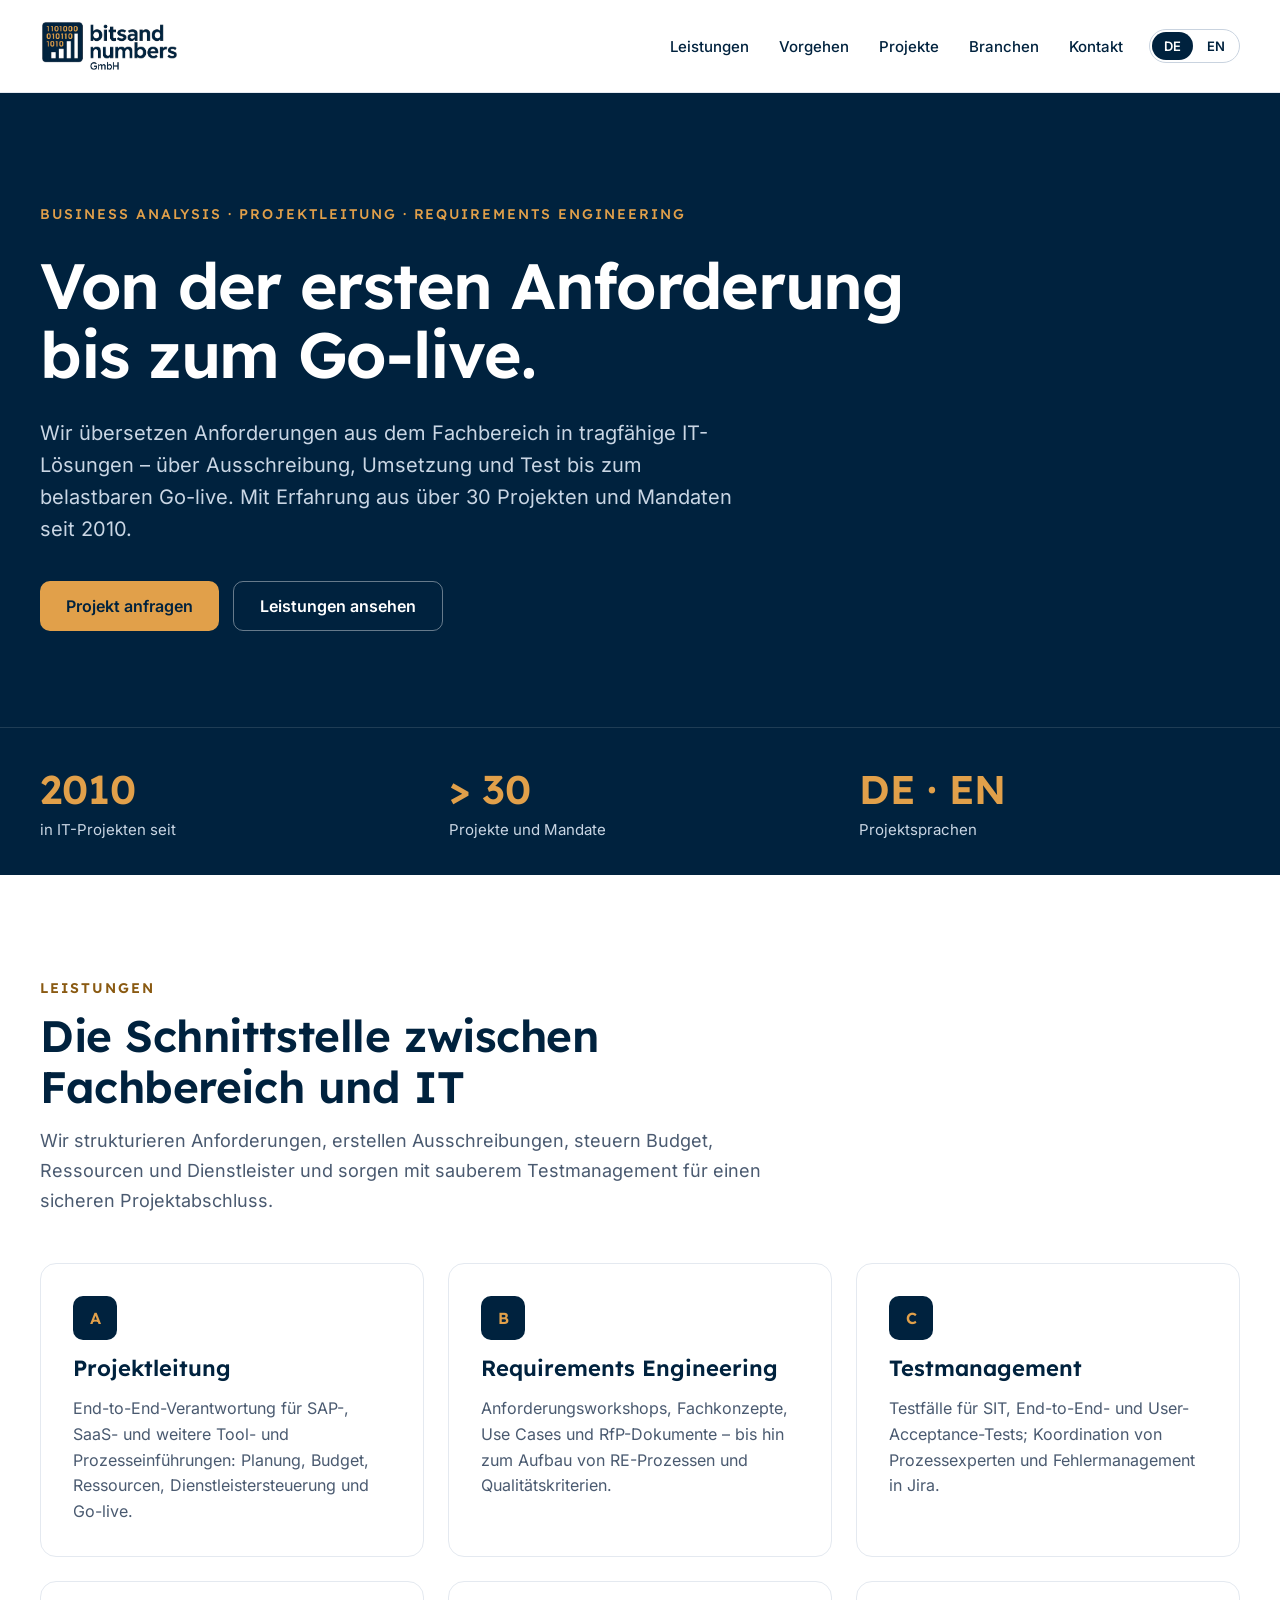
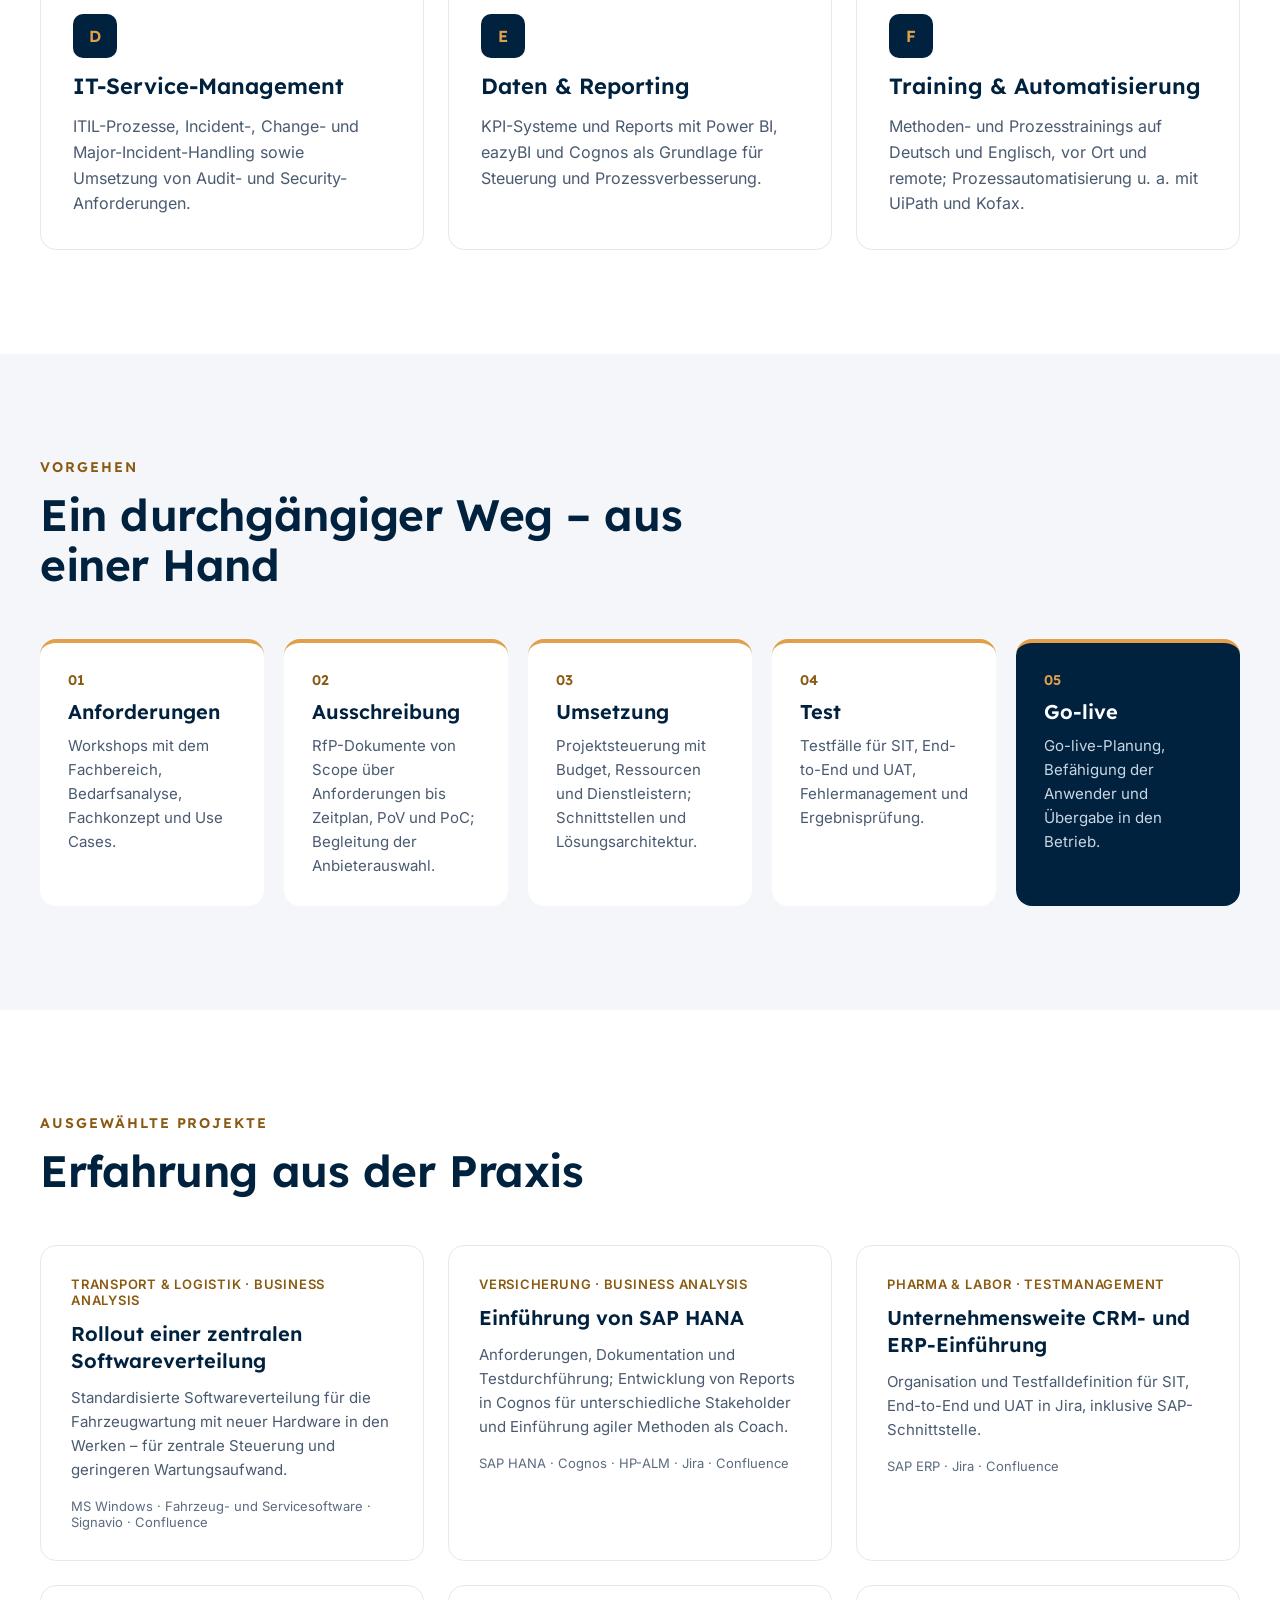
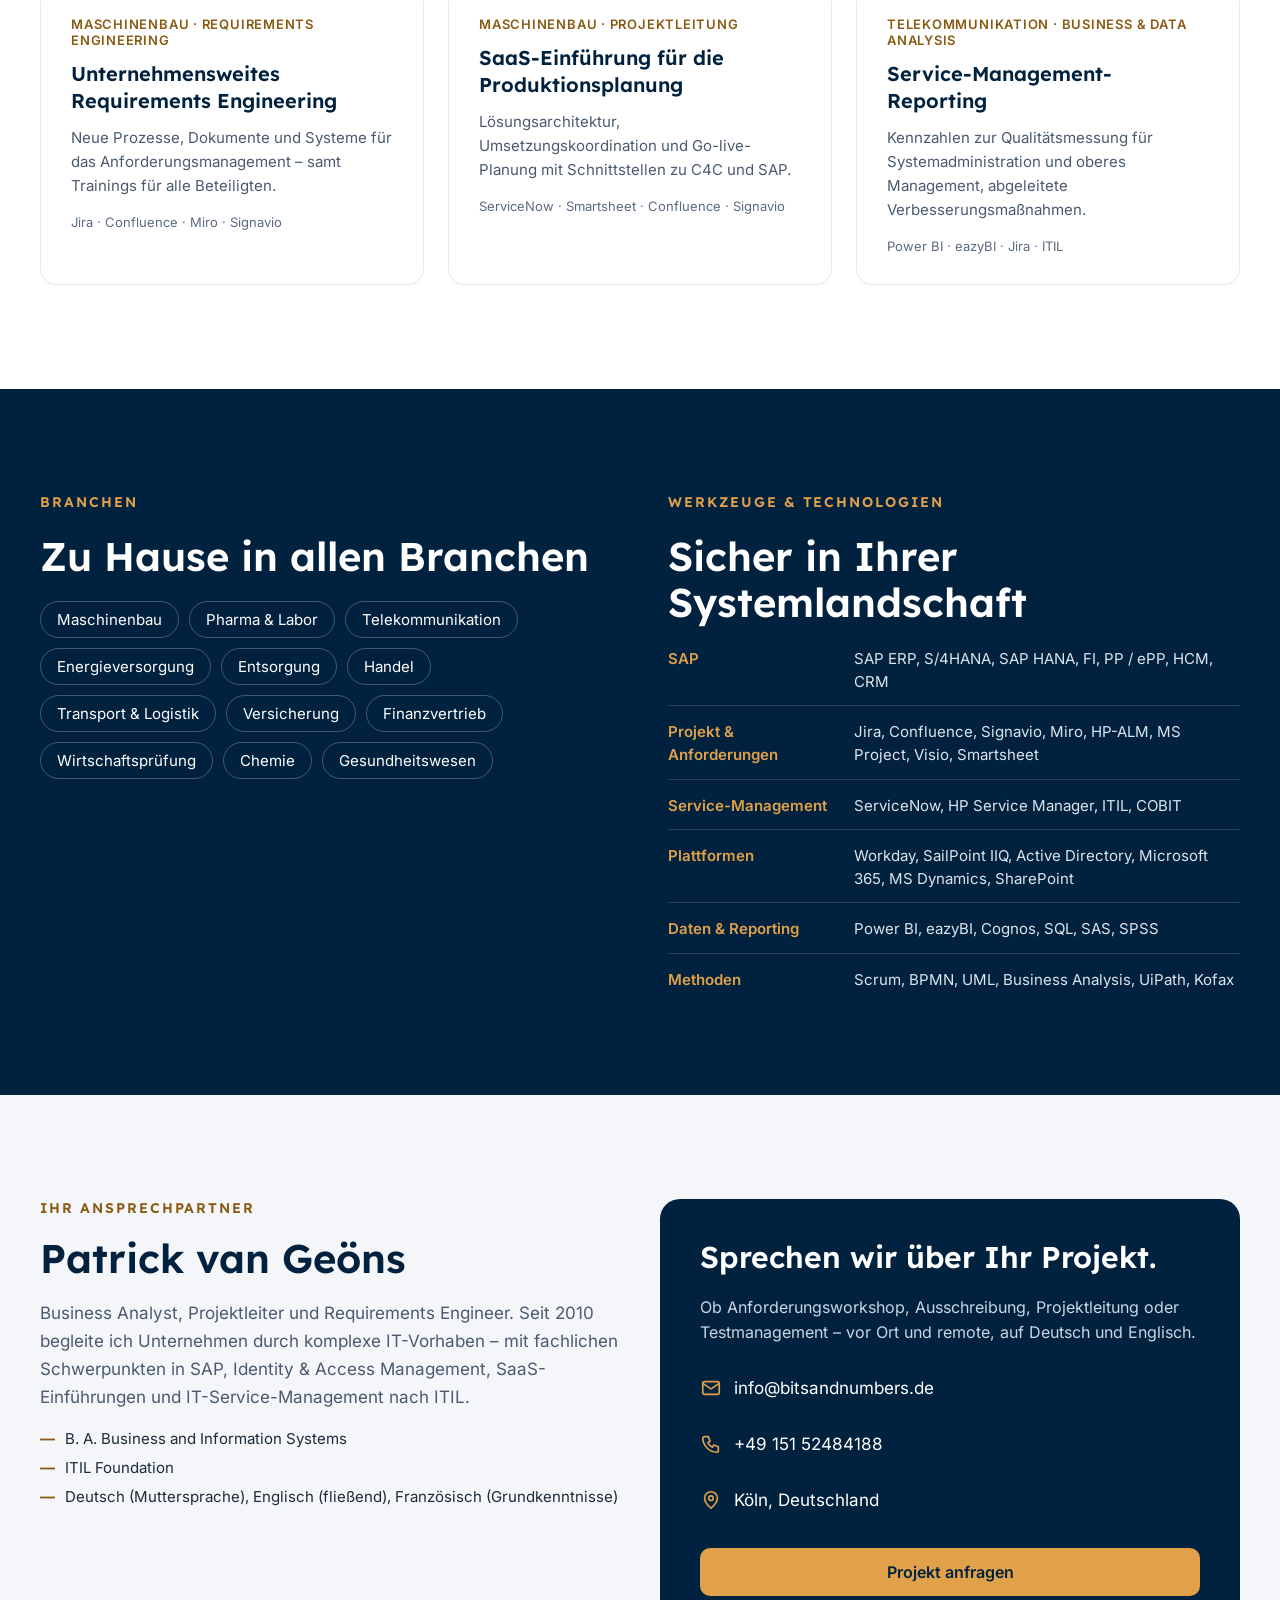
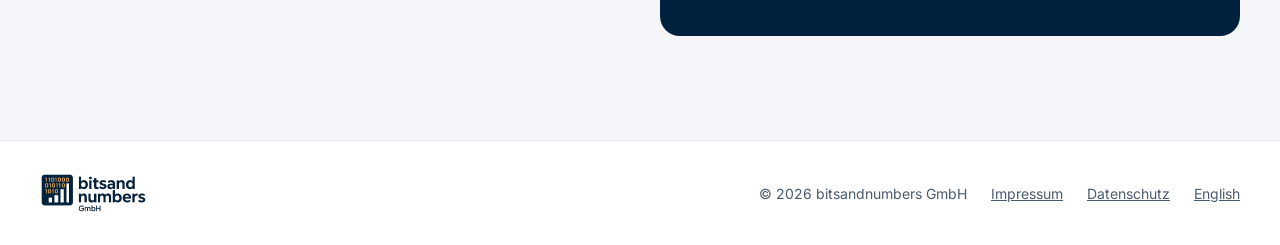
<file: index.html>
<!doctype html>
<html lang="de">
<head>
<meta charset="utf-8">
<meta name="viewport" content="width=device-width, initial-scale=1">
<title>bitsandnumbers GmbH – IT-Beratung</title>
<meta name="description" content="bitsandnumbers GmbH – IT-Beratung aus Köln: Business Analysis, Projektleitung, Requirements Engineering und Testmanagement von der Anforderung bis zum Go-live.">
<link rel="icon" type="image/png" href="favicon.png">
<link rel="alternate" hreflang="en" href="en/">
<link rel="stylesheet" href="fonts/fonts.css">
<style>
body{margin:0;background:#ffffff}
html{scroll-behavior:smooth}
a{color:#00223E}a:hover{color:#8A5A12}
.nav a{text-decoration:none;color:#00223E;font-weight:500;padding:10px 4px;min-height:44px;display:inline-flex;align-items:center}
.nav a:hover{color:#8A5A12}
.card{transition:transform .15s ease, box-shadow .15s ease}
.card:hover{transform:translateY(-2px);box-shadow:0 10px 30px rgba(0,34,62,.10)}
.btn-primary:hover{background:#F0B55F !important;color:#00223E !important}
.btn-ghost:hover{background:rgba(255,255,255,.12) !important;color:#ffffff !important}
@media (max-width: 720px){
  .hero-h1{font-size:40px !important}
  .section{padding:64px 20px !important}
  .h2{font-size:32px !important}
}
[id]{scroll-margin-top:90px}
</style>
</head>
<body>
<div style="font-family: Inter, system-ui, sans-serif; color: #1C2B3A; background: #ffffff; min-height: 100vh">

  <!-- Header -->
  <header style="position: sticky; top: 0; z-index: 10; background: rgba(255,255,255,0.96); border-bottom: 1px solid #E4E9F0">
    <div style="max-width: 1200px; margin: 0 auto; padding: 14px 24px; display: flex; flex-wrap: wrap; align-items: center; justify-content: space-between; gap: 16px">
      <a href="#top" aria-label="bitsandnumbers GmbH – Startseite" style="display: flex; align-items: center">
        <img src="logo.png" alt="bitsandnumbers GmbH" style="height: 52px; width: auto; display: block">
      </a>
      <nav class="nav" aria-label="Hauptnavigation" style="display: flex; flex-wrap: wrap; align-items: center; gap: 4px 22px; font-size: 15px">
        <a href="#leistungen">Leistungen</a>
        <a href="#vorgehen">Vorgehen</a>
        <a href="#projekte">Projekte</a>
        <a href="#branchen">Branchen</a>
        <a href="#kontakt">Kontakt</a>
        <span style="display: inline-flex; align-items: center; gap: 2px; border: 1px solid #C9D3DF; border-radius: 999px; padding: 2px">
          <span aria-current="true" style="background: #00223E; color: #ffffff; border-radius: 999px; padding: 6px 12px; font-size: 13px; font-weight: 600">DE</span>
          <a href="en/" lang="en" aria-label="English version" style="padding: 6px 12px; min-height: 0; font-size: 13px; font-weight: 600; border-radius: 999px">EN</a>
        </span>
      </nav>
    </div>
  </header>

  <!-- Hero -->
  <section id="top" style="background: #00223E; color: #ffffff">
    <div class="section" style="max-width: 1200px; margin: 0 auto; padding: 112px 24px 96px; display: flex; flex-direction: column; gap: 28px">
      <p style="margin: 0; font-family: Lexend, sans-serif; font-size: 14px; letter-spacing: 0.14em; text-transform: uppercase; color: #E1A04A; font-weight: 500">Business Analysis · Projektleitung · Requirements Engineering</p>
      <h1 class="hero-h1" style="margin: 0; font-family: Lexend, sans-serif; font-weight: 600; font-size: 64px; line-height: 1.08; letter-spacing: -0.02em; max-width: 900px">Von der ersten Anforderung bis zum Go-live.</h1>
      <p style="margin: 0; font-size: 20px; line-height: 1.6; color: #C9D6E4; max-width: 720px">Wir übersetzen Anforderungen aus dem Fachbereich in tragfähige IT-Lösungen – über Ausschreibung, Umsetzung und Test bis zum belastbaren Go-live. Mit Erfahrung aus über 30 Projekten und Mandaten seit 2010.</p>
      <div style="display: flex; flex-wrap: wrap; gap: 14px; margin-top: 8px">
        <a class="btn-primary" href="#kontakt" style="background: #E1A04A; color: #00223E; text-decoration: none; font-weight: 600; font-size: 16px; padding: 14px 26px; border-radius: 10px; min-height: 48px; box-sizing: border-box; display: inline-flex; align-items: center">Projekt anfragen</a>
        <a class="btn-ghost" href="#leistungen" style="border: 1px solid rgba(255,255,255,0.4); color: #ffffff; text-decoration: none; font-weight: 600; font-size: 16px; padding: 14px 26px; border-radius: 10px; min-height: 48px; box-sizing: border-box; display: inline-flex; align-items: center">Leistungen ansehen</a>
      </div>
    </div>
    <div style="border-top: 1px solid rgba(255,255,255,0.12)">
      <div style="max-width: 1200px; margin: 0 auto; padding: 36px 24px; display: grid; grid-template-columns: repeat(auto-fit, minmax(200px, 1fr)); gap: 28px">
        <div style="display: flex; flex-direction: column; gap: 6px"><span style="font-family: Lexend, sans-serif; font-size: 40px; font-weight: 600; color: rgb(225, 160, 74)">2010</span>
          <span style="font-size: 15px; color: rgb(201, 214, 228)">in IT-Projekten seit</span>
        </div>
        <div style="display: flex; flex-direction: column; gap: 6px"><span style="font-family: Lexend, sans-serif; font-size: 40px; font-weight: 600; color: rgb(225, 160, 74)">&gt; 30</span>
          <span style="font-size: 15px; color: rgb(201, 214, 228)">Projekte und Mandate</span>
        </div>
        <div style="display: flex; flex-direction: column; gap: 6px">
          <span style="font-family: Lexend, sans-serif; font-size: 40px; font-weight: 600; color: #E1A04A">DE · EN</span>
          <span style="font-size: 15px; color: #C9D6E4">Projektsprachen</span>
        </div>
      </div>
    </div>
  </section>

  <!-- Leistungen -->
  <section id="leistungen" style="background: #ffffff">
    <div class="section" style="max-width: 1200px; margin: 0 auto; padding: 104px 24px; display: flex; flex-direction: column; gap: 48px">
      <div style="display: flex; flex-direction: column; gap: 14px; max-width: 760px">
        <p style="margin: 0; font-family: Lexend, sans-serif; font-size: 14px; letter-spacing: 0.14em; text-transform: uppercase; color: #8A5A12; font-weight: 600">Leistungen</p>
        <h2 class="h2" style="margin: 0; font-family: Lexend, sans-serif; font-size: 44px; line-height: 1.15; font-weight: 600; color: #00223E; letter-spacing: -0.01em">Die Schnittstelle zwischen Fachbereich und IT</h2>
        <p style="margin: 0; font-size: 18px; line-height: 1.65; color: #4A5A70">Wir strukturieren Anforderungen, erstellen Ausschreibungen, steuern Budget, Ressourcen und Dienstleister und sorgen mit sauberem Testmanagement für einen sicheren Projektabschluss.</p>
      </div>
      <div style="display: grid; grid-template-columns: repeat(auto-fit, minmax(320px, 1fr)); gap: 24px">
        <article class="card" style="border: 1px solid #E4E9F0; border-radius: 16px; padding: 32px; display: flex; flex-direction: column; gap: 14px; background: #ffffff">
          <span aria-hidden="true" style="width: 44px; height: 44px; border-radius: 10px; background: #00223E; color: #E1A04A; font-family: Lexend, sans-serif; font-weight: 600; display: flex; align-items: center; justify-content: center">A</span>
          <h3 style="margin: 0; font-family: Lexend, sans-serif; font-size: 22px; font-weight: 600; color: #00223E">Projektleitung</h3>
          <p style="margin: 0; font-size: 16px; line-height: 1.6; color: #4A5A70">End-to-End-Verantwortung für SAP-, SaaS- und weitere Tool- und Prozesseinführungen: Planung, Budget, Ressourcen, Dienstleistersteuerung und Go-live.</p>
        </article>
        <article class="card" style="border: 1px solid #E4E9F0; border-radius: 16px; padding: 32px; display: flex; flex-direction: column; gap: 14px; background: #ffffff">
          <span aria-hidden="true" style="width: 44px; height: 44px; border-radius: 10px; background: #00223E; color: #E1A04A; font-family: Lexend, sans-serif; font-weight: 600; display: flex; align-items: center; justify-content: center">B</span>
          <h3 style="margin: 0; font-family: Lexend, sans-serif; font-size: 22px; font-weight: 600; color: #00223E">Requirements Engineering</h3>
          <p style="margin: 0; font-size: 16px; line-height: 1.6; color: #4A5A70">Anforderungsworkshops, Fachkonzepte, Use Cases und RfP-Dokumente – bis hin zum Aufbau von RE-Prozessen und Qualitätskriterien.</p>
        </article>
        <article class="card" style="border: 1px solid #E4E9F0; border-radius: 16px; padding: 32px; display: flex; flex-direction: column; gap: 14px; background: #ffffff">
          <span aria-hidden="true" style="width: 44px; height: 44px; border-radius: 10px; background: #00223E; color: #E1A04A; font-family: Lexend, sans-serif; font-weight: 600; display: flex; align-items: center; justify-content: center">C</span>
          <h3 style="margin: 0; font-family: Lexend, sans-serif; font-size: 22px; font-weight: 600; color: #00223E">Testmanagement</h3>
          <p style="margin: 0; font-size: 16px; line-height: 1.6; color: #4A5A70">Testfälle für SIT, End-to-End- und User-Acceptance-Tests; Koordination von Prozessexperten und Fehlermanagement in Jira.</p>
        </article>
        <article class="card" style="border: 1px solid #E4E9F0; border-radius: 16px; padding: 32px; display: flex; flex-direction: column; gap: 14px; background: #ffffff">
          <span aria-hidden="true" style="width: 44px; height: 44px; border-radius: 10px; background: #00223E; color: #E1A04A; font-family: Lexend, sans-serif; font-weight: 600; display: flex; align-items: center; justify-content: center">D</span>
          <h3 style="margin: 0; font-family: Lexend, sans-serif; font-size: 22px; font-weight: 600; color: #00223E">IT-Service-Management</h3>
          <p style="margin: 0; font-size: 16px; line-height: 1.6; color: #4A5A70">ITIL-Prozesse, Incident-, Change- und Major-Incident-Handling sowie Umsetzung von Audit- und Security-Anforderungen.</p>
        </article>
        <article class="card" style="border: 1px solid #E4E9F0; border-radius: 16px; padding: 32px; display: flex; flex-direction: column; gap: 14px; background: #ffffff">
          <span aria-hidden="true" style="width: 44px; height: 44px; border-radius: 10px; background: #00223E; color: #E1A04A; font-family: Lexend, sans-serif; font-weight: 600; display: flex; align-items: center; justify-content: center">E</span>
          <h3 style="margin: 0; font-family: Lexend, sans-serif; font-size: 22px; font-weight: 600; color: #00223E">Daten &amp; Reporting</h3>
          <p style="margin: 0; font-size: 16px; line-height: 1.6; color: #4A5A70">KPI-Systeme und Reports mit Power BI, eazyBI und Cognos als Grundlage für Steuerung und Prozessverbesserung.</p>
        </article>
        <article class="card" style="border: 1px solid #E4E9F0; border-radius: 16px; padding: 32px; display: flex; flex-direction: column; gap: 14px; background: #ffffff">
          <span aria-hidden="true" style="width: 44px; height: 44px; border-radius: 10px; background: #00223E; color: #E1A04A; font-family: Lexend, sans-serif; font-weight: 600; display: flex; align-items: center; justify-content: center">F</span>
          <h3 style="margin: 0; font-family: Lexend, sans-serif; font-size: 22px; font-weight: 600; color: #00223E">Training &amp; Automatisierung</h3>
          <p style="margin: 0; font-size: 16px; line-height: 1.6; color: #4A5A70">Methoden- und Prozesstrainings auf Deutsch und Englisch, vor Ort und remote; Prozessautomatisierung u. a. mit UiPath und Kofax.</p>
        </article>
      </div>
    </div>
  </section>

  <!-- Vorgehen -->
  <section id="vorgehen" style="background: #F4F6F9">
    <div class="section" style="max-width: 1200px; margin: 0 auto; padding: 104px 24px; display: flex; flex-direction: column; gap: 48px">
      <div style="display: flex; flex-direction: column; gap: 14px; max-width: 760px">
        <p style="margin: 0; font-family: Lexend, sans-serif; font-size: 14px; letter-spacing: 0.14em; text-transform: uppercase; color: #8A5A12; font-weight: 600">Vorgehen</p>
        <h2 class="h2" style="margin: 0; font-family: Lexend, sans-serif; font-size: 44px; line-height: 1.15; font-weight: 600; color: #00223E; letter-spacing: -0.01em">Ein durchgängiger Weg – aus einer Hand</h2>
      </div>
      <ol style="list-style: none; margin: 0; padding: 0; display: grid; grid-template-columns: repeat(auto-fit, minmax(210px, 1fr)); gap: 20px">
        <li style="background: #ffffff; border-radius: 16px; padding: 28px; display: flex; flex-direction: column; gap: 10px; border-top: 4px solid #E1A04A">
          <span style="font-family: Lexend, sans-serif; font-size: 14px; font-weight: 600; color: #8A5A12">01</span>
          <h3 style="margin: 0; font-family: Lexend, sans-serif; font-size: 20px; font-weight: 600; color: #00223E">Anforderungen</h3>
          <p style="margin: 0; font-size: 15px; line-height: 1.6; color: #4A5A70">Workshops mit dem Fachbereich, Bedarfsanalyse, Fachkonzept und Use Cases.</p>
        </li>
        <li style="background: #ffffff; border-radius: 16px; padding: 28px; display: flex; flex-direction: column; gap: 10px; border-top: 4px solid #E1A04A">
          <span style="font-family: Lexend, sans-serif; font-size: 14px; font-weight: 600; color: #8A5A12">02</span>
          <h3 style="margin: 0; font-family: Lexend, sans-serif; font-size: 20px; font-weight: 600; color: #00223E">Ausschreibung</h3>
          <p style="margin: 0; font-size: 15px; line-height: 1.6; color: #4A5A70">RfP-Dokumente von Scope über Anforderungen bis Zeitplan, PoV und PoC; Begleitung der Anbieterauswahl.</p>
        </li>
        <li style="background: #ffffff; border-radius: 16px; padding: 28px; display: flex; flex-direction: column; gap: 10px; border-top: 4px solid #E1A04A">
          <span style="font-family: Lexend, sans-serif; font-size: 14px; font-weight: 600; color: #8A5A12">03</span>
          <h3 style="margin: 0; font-family: Lexend, sans-serif; font-size: 20px; font-weight: 600; color: #00223E">Umsetzung</h3>
          <p style="margin: 0; font-size: 15px; line-height: 1.6; color: #4A5A70">Projektsteuerung mit Budget, Ressourcen und Dienstleistern; Schnittstellen und Lösungsarchitektur.</p>
        </li>
        <li style="background: #ffffff; border-radius: 16px; padding: 28px; display: flex; flex-direction: column; gap: 10px; border-top: 4px solid #E1A04A">
          <span style="font-family: Lexend, sans-serif; font-size: 14px; font-weight: 600; color: #8A5A12">04</span>
          <h3 style="margin: 0; font-family: Lexend, sans-serif; font-size: 20px; font-weight: 600; color: #00223E">Test</h3>
          <p style="margin: 0; font-size: 15px; line-height: 1.6; color: #4A5A70">Testfälle für SIT, End-to-End und UAT, Fehlermanagement und Ergebnisprüfung.</p>
        </li>
        <li style="background: #00223E; border-radius: 16px; padding: 28px; display: flex; flex-direction: column; gap: 10px; border-top: 4px solid #E1A04A">
          <span style="font-family: Lexend, sans-serif; font-size: 14px; font-weight: 600; color: #E1A04A">05</span>
          <h3 style="margin: 0; font-family: Lexend, sans-serif; font-size: 20px; font-weight: 600; color: #ffffff">Go-live</h3>
          <p style="margin: 0; font-size: 15px; line-height: 1.6; color: #C9D6E4">Go-live-Planung, Befähigung der Anwender und Übergabe in den Betrieb.</p>
        </li>
      </ol>
    </div>
  </section>

  <!-- Projekte -->
  <section id="projekte" style="background: #ffffff">
    <div class="section" style="max-width: 1200px; margin: 0 auto; padding: 104px 24px; display: flex; flex-direction: column; gap: 48px">
      <div style="display: flex; flex-direction: column; gap: 14px; max-width: 760px">
        <p style="margin: 0; font-family: Lexend, sans-serif; font-size: 14px; letter-spacing: 0.14em; text-transform: uppercase; color: #8A5A12; font-weight: 600">Ausgewählte Projekte</p>
        <h2 class="h2" style="margin: 0; font-family: Lexend, sans-serif; font-size: 44px; line-height: 1.15; font-weight: 600; color: #00223E; letter-spacing: -0.01em">Erfahrung aus der Praxis</h2>
      </div>
      <div style="display: grid; grid-template-columns: repeat(auto-fit, minmax(340px, 1fr)); gap: 24px">
        <article style="border: 1px solid #E4E9F0; border-radius: 16px; padding: 30px; display: flex; flex-direction: column; gap: 12px">
          <p style="margin: 0; font-size: 13px; font-weight: 600; letter-spacing: 0.06em; text-transform: uppercase; color: #8A5A12">Transport &amp; Logistik · Business Analysis</p>
          <h3 style="margin: 0; font-family: Lexend, sans-serif; font-size: 20px; line-height: 1.35; font-weight: 600; color: #00223E">Rollout einer zentralen Softwareverteilung</h3>
          <p style="margin: 0; font-size: 15px; line-height: 1.6; color: #4A5A70">Standardisierte Softwareverteilung für die Fahrzeugwartung mit neuer Hardware in den Werken – für zentrale Steuerung und geringeren Wartungsaufwand.</p>
          <p style="margin: 4px 0 0; font-size: 13px; color: #5B6B80">MS Windows · Fahrzeug- und Servicesoftware · Signavio · Confluence</p>
        </article>
        <article style="border: 1px solid #E4E9F0; border-radius: 16px; padding: 30px; display: flex; flex-direction: column; gap: 12px">
          <p style="margin: 0; font-size: 13px; font-weight: 600; letter-spacing: 0.06em; text-transform: uppercase; color: #8A5A12">Versicherung · Business Analysis</p>
          <h3 style="margin: 0; font-family: Lexend, sans-serif; font-size: 20px; line-height: 1.35; font-weight: 600; color: #00223E">Einführung von SAP HANA</h3>
          <p style="margin: 0; font-size: 15px; line-height: 1.6; color: #4A5A70">Anforderungen, Dokumentation und Testdurchführung; Entwicklung von Reports in Cognos für unterschiedliche Stakeholder und Einführung agiler Methoden als Coach.</p>
          <p style="margin: 4px 0 0; font-size: 13px; color: #5B6B80">SAP HANA · Cognos · HP-ALM · Jira · Confluence</p>
        </article>
        <article style="border: 1px solid #E4E9F0; border-radius: 16px; padding: 30px; display: flex; flex-direction: column; gap: 12px">
          <p style="margin: 0; font-size: 13px; font-weight: 600; letter-spacing: 0.06em; text-transform: uppercase; color: #8A5A12">Pharma &amp; Labor · Testmanagement</p>
          <h3 style="margin: 0; font-family: Lexend, sans-serif; font-size: 20px; line-height: 1.35; font-weight: 600; color: #00223E">Unternehmensweite CRM- und ERP-Einführung</h3>
          <p style="margin: 0; font-size: 15px; line-height: 1.6; color: #4A5A70">Organisation und Testfalldefinition für SIT, End-to-End und UAT in Jira, inklusive SAP-Schnittstelle.</p>
          <p style="margin: 4px 0 0; font-size: 13px; color: #5B6B80">SAP ERP · Jira · Confluence</p>
        </article>
        <article style="border: 1px solid #E4E9F0; border-radius: 16px; padding: 30px; display: flex; flex-direction: column; gap: 12px">
          <p style="margin: 0; font-size: 13px; font-weight: 600; letter-spacing: 0.06em; text-transform: uppercase; color: #8A5A12">Maschinenbau · Requirements Engineering</p>
          <h3 style="margin: 0; font-family: Lexend, sans-serif; font-size: 20px; line-height: 1.35; font-weight: 600; color: #00223E">Unternehmensweites Requirements Engineering</h3>
          <p style="margin: 0; font-size: 15px; line-height: 1.6; color: #4A5A70">Neue Prozesse, Dokumente und Systeme für das Anforderungsmanagement – samt Trainings für alle Beteiligten.</p>
          <p style="margin: 4px 0 0; font-size: 13px; color: #5B6B80">Jira · Confluence · Miro · Signavio</p>
        </article>
        <article style="border: 1px solid #E4E9F0; border-radius: 16px; padding: 30px; display: flex; flex-direction: column; gap: 12px">
          <p style="margin: 0; font-size: 13px; font-weight: 600; letter-spacing: 0.06em; text-transform: uppercase; color: #8A5A12">Maschinenbau · Projektleitung</p>
          <h3 style="margin: 0; font-family: Lexend, sans-serif; font-size: 20px; line-height: 1.35; font-weight: 600; color: #00223E">SaaS-Einführung für die Produktionsplanung</h3>
          <p style="margin: 0; font-size: 15px; line-height: 1.6; color: #4A5A70">Lösungsarchitektur, Umsetzungskoordination und Go-live-Planung mit Schnittstellen zu C4C und SAP.</p>
          <p style="margin: 4px 0 0; font-size: 13px; color: #5B6B80">ServiceNow · Smartsheet · Confluence · Signavio</p>
        </article>
        <article style="border: 1px solid #E4E9F0; border-radius: 16px; padding: 30px; display: flex; flex-direction: column; gap: 12px">
          <p style="margin: 0; font-size: 13px; font-weight: 600; letter-spacing: 0.06em; text-transform: uppercase; color: #8A5A12">Telekommunikation · Business &amp; Data Analysis</p>
          <h3 style="margin: 0; font-family: Lexend, sans-serif; font-size: 20px; line-height: 1.35; font-weight: 600; color: #00223E">Service-Management-Reporting</h3>
          <p style="margin: 0; font-size: 15px; line-height: 1.6; color: #4A5A70">Kennzahlen zur Qualitätsmessung für Systemadministration und oberes Management, abgeleitete Verbesserungsmaßnahmen.</p>
          <p style="margin: 4px 0 0; font-size: 13px; color: #5B6B80">Power BI · eazyBI · Jira · ITIL</p>
        </article>
      </div>
    </div>
  </section>

  <!-- Werkzeuge & Branchen -->
  <section id="branchen" style="background: #00223E; color: #ffffff">
    <div class="section" style="max-width: 1200px; margin: 0 auto; padding: 104px 24px; display: grid; grid-template-columns: repeat(auto-fit, minmax(340px, 1fr)); gap: 56px">
      <div style="display: flex; flex-direction: column; gap: 22px">
        <p style="margin: 0; font-family: Lexend, sans-serif; font-size: 14px; letter-spacing: 0.14em; text-transform: uppercase; color: #E1A04A; font-weight: 600">Branchen</p>
        <h2 class="h2" style="margin: 0; font-family: Lexend, sans-serif; font-size: 40px; line-height: 1.15; font-weight: 600">Zu Hause in allen Branchen</h2>
        <ul style="list-style: none; margin: 0; padding: 0; display: flex; flex-wrap: wrap; gap: 10px">
          <li style="border: 1px solid rgba(255,255,255,0.25); border-radius: 999px; padding: 8px 16px; font-size: 15px">Maschinenbau</li>
          <li style="border: 1px solid rgba(255,255,255,0.25); border-radius: 999px; padding: 8px 16px; font-size: 15px">Pharma &amp; Labor</li>
          <li style="border: 1px solid rgba(255,255,255,0.25); border-radius: 999px; padding: 8px 16px; font-size: 15px">Telekommunikation</li>
          <li style="border: 1px solid rgba(255,255,255,0.25); border-radius: 999px; padding: 8px 16px; font-size: 15px">Energieversorgung</li>
          <li style="border: 1px solid rgba(255,255,255,0.25); border-radius: 999px; padding: 8px 16px; font-size: 15px">Entsorgung</li>
          <li style="border: 1px solid rgba(255,255,255,0.25); border-radius: 999px; padding: 8px 16px; font-size: 15px">Handel</li>
          <li style="border: 1px solid rgba(255,255,255,0.25); border-radius: 999px; padding: 8px 16px; font-size: 15px">Transport &amp; Logistik</li>
          <li style="border: 1px solid rgba(255,255,255,0.25); border-radius: 999px; padding: 8px 16px; font-size: 15px">Versicherung</li>
          <li style="border: 1px solid rgba(255,255,255,0.25); border-radius: 999px; padding: 8px 16px; font-size: 15px">Finanzvertrieb</li>
          <li style="border: 1px solid rgba(255,255,255,0.25); border-radius: 999px; padding: 8px 16px; font-size: 15px">Wirtschaftsprüfung</li>
          <li style="border: 1px solid rgba(255,255,255,0.25); border-radius: 999px; padding: 8px 16px; font-size: 15px">Chemie</li>
          <li style="border: 1px solid rgba(255,255,255,0.25); border-radius: 999px; padding: 8px 16px; font-size: 15px">Gesundheitswesen</li>
        </ul>
      </div>
      <div style="display: flex; flex-direction: column; gap: 22px">
        <p style="margin: 0; font-family: Lexend, sans-serif; font-size: 14px; letter-spacing: 0.14em; text-transform: uppercase; color: #E1A04A; font-weight: 600">Werkzeuge &amp; Technologien</p>
        <h2 class="h2" style="margin: 0; font-family: Lexend, sans-serif; font-size: 40px; line-height: 1.15; font-weight: 600">Sicher in Ihrer Systemlandschaft</h2>
        <dl style="margin: 0; display: flex; flex-direction: column; gap: 14px; font-size: 15px; line-height: 1.55">
          <div style="display: flex; flex-wrap: wrap; gap: 4px 16px; border-bottom: 1px solid rgba(255,255,255,0.14); padding-bottom: 12px"><dt style="width: 170px; color: #E1A04A; font-weight: 600">SAP</dt><dd style="margin: 0; flex: 1 1 240px; color: #DCE4EE">SAP ERP, S/4HANA, SAP HANA, FI, PP / ePP, HCM, CRM</dd></div>
          <div style="display: flex; flex-wrap: wrap; gap: 4px 16px; border-bottom: 1px solid rgba(255,255,255,0.14); padding-bottom: 12px"><dt style="width: 170px; color: #E1A04A; font-weight: 600">Projekt &amp; Anforderungen</dt><dd style="margin: 0; flex: 1 1 240px; color: #DCE4EE">Jira, Confluence, Signavio, Miro, HP-ALM, MS Project, Visio, Smartsheet</dd></div>
          <div style="display: flex; flex-wrap: wrap; gap: 4px 16px; border-bottom: 1px solid rgba(255,255,255,0.14); padding-bottom: 12px"><dt style="width: 170px; color: #E1A04A; font-weight: 600">Service-Management</dt><dd style="margin: 0; flex: 1 1 240px; color: #DCE4EE">ServiceNow, HP Service Manager, ITIL, COBIT</dd></div>
          <div style="display: flex; flex-wrap: wrap; gap: 4px 16px; border-bottom: 1px solid rgba(255,255,255,0.14); padding-bottom: 12px"><dt style="width: 170px; color: #E1A04A; font-weight: 600">Plattformen</dt><dd style="margin: 0; flex: 1 1 240px; color: #DCE4EE">Workday, SailPoint IIQ, Active Directory, Microsoft 365, MS Dynamics, SharePoint</dd></div>
          <div style="display: flex; flex-wrap: wrap; gap: 4px 16px; border-bottom: 1px solid rgba(255,255,255,0.14); padding-bottom: 12px"><dt style="width: 170px; color: #E1A04A; font-weight: 600">Daten &amp; Reporting</dt><dd style="margin: 0; flex: 1 1 240px; color: #DCE4EE">Power BI, eazyBI, Cognos, SQL, SAS, SPSS</dd></div>
          <div style="display: flex; flex-wrap: wrap; gap: 4px 16px"><dt style="width: 170px; color: #E1A04A; font-weight: 600">Methoden</dt><dd style="margin: 0; flex: 1 1 240px; color: #DCE4EE">Scrum, BPMN, UML, Business Analysis, UiPath, Kofax</dd></div>
        </dl>
      </div>
    </div>
  </section>

  <!-- Über uns + Kontakt -->
  <section id="kontakt" style="background: #F4F6F9">
    <div class="section" style="max-width: 1200px; margin: 0 auto; padding: 104px 24px; display: grid; grid-template-columns: repeat(auto-fit, minmax(340px, 1fr)); gap: 40px; align-items: start">
      <div style="display: flex; flex-direction: column; gap: 18px">
        <p style="margin: 0; font-family: Lexend, sans-serif; font-size: 14px; letter-spacing: 0.14em; text-transform: uppercase; color: #8A5A12; font-weight: 600">Ihr Ansprechpartner</p>
        <h2 class="h2" style="margin: 0; font-family: Lexend, sans-serif; font-size: 40px; line-height: 1.15; font-weight: 600; color: #00223E">Patrick van Geöns</h2>
        <p style="margin: 0; font-size: 17px; line-height: 1.65; color: #4A5A70">Business Analyst, Projektleiter und Requirements Engineer. Seit 2010 begleite ich Unternehmen durch komplexe IT-Vorhaben – mit fachlichen Schwerpunkten in SAP, Identity &amp; Access Management, SaaS-Einführungen und IT-Service-Management nach ITIL.</p>
        <ul style="margin: 0; padding: 0; list-style: none; display: flex; flex-direction: column; gap: 10px; font-size: 15px; color: #1C2B3A">
          <li style="display: flex; gap: 10px"><span aria-hidden="true" style="color: #8A5A12; font-weight: 700">—</span>B. A. Business and Information Systems</li>
          <li style="display: flex; gap: 10px"><span aria-hidden="true" style="color: #8A5A12; font-weight: 700">—</span>ITIL Foundation</li>
          <li style="display: flex; gap: 10px"><span aria-hidden="true" style="color: #8A5A12; font-weight: 700">—</span>Deutsch (Muttersprache), Englisch (fließend), Französisch (Grundkenntnisse)</li>
        </ul>
      </div>
      <div style="background: #00223E; color: #ffffff; border-radius: 20px; padding: 40px; display: flex; flex-direction: column; gap: 20px">
        <h2 style="margin: 0; font-family: Lexend, sans-serif; font-size: 30px; line-height: 1.2; font-weight: 600">Sprechen wir über Ihr Projekt.</h2>
        <p style="margin: 0; font-size: 16px; line-height: 1.6; color: #C9D6E4">Ob Anforderungsworkshop, Ausschreibung, Projektleitung oder Testmanagement – vor Ort und remote, auf Deutsch und Englisch.</p>
        <div style="display: flex; flex-direction: column; gap: 12px; font-size: 17px">
          <a href="mailto:info@bitsandnumbers.de" style="color: #ffffff; text-decoration: none; display: flex; gap: 12px; align-items: center; min-height: 44px">
            <svg aria-hidden="true" width="22" height="22" viewBox="0 0 24 24" fill="none" stroke="#E1A04A" stroke-width="1.8" stroke-linecap="round" stroke-linejoin="round"><rect x="3" y="5" width="18" height="14" rx="2"></rect><path d="M3 7l9 6 9-6"></path></svg>
            info@bitsandnumbers.de
          </a>
          <a href="tel:+4915152484188" style="color: #ffffff; text-decoration: none; display: flex; gap: 12px; align-items: center; min-height: 44px">
            <svg aria-hidden="true" width="22" height="22" viewBox="0 0 24 24" fill="none" stroke="#E1A04A" stroke-width="1.8" stroke-linecap="round" stroke-linejoin="round"><path d="M5 4h4l2 5-2.5 1.5a11 11 0 0 0 5 5L15 13l5 2v4a2 2 0 0 1-2 2A16 16 0 0 1 3 6a2 2 0 0 1 2-2z"></path></svg>
            +49 151 52484188
          </a>
          <span style="display: flex; gap: 12px; align-items: center; min-height: 44px">
            <svg aria-hidden="true" width="22" height="22" viewBox="0 0 24 24" fill="none" stroke="#E1A04A" stroke-width="1.8" stroke-linecap="round" stroke-linejoin="round"><path d="M12 21s-7-6.2-7-11a7 7 0 0 1 14 0c0 4.8-7 11-7 11z"></path><circle cx="12" cy="10" r="2.5"></circle></svg>
            Köln, Deutschland
          </span>
        </div>
        <a class="btn-primary" href="mailto:info@bitsandnumbers.de?subject=Projektanfrage" style="background: #E1A04A; color: #00223E; text-decoration: none; font-weight: 600; font-size: 16px; padding: 14px 26px; border-radius: 10px; min-height: 48px; box-sizing: border-box; display: inline-flex; align-items: center; justify-content: center; margin-top: 6px">Projekt anfragen</a>
      </div>
    </div>
  </section>

  <!-- Footer -->
  <footer style="background: #ffffff; border-top: 1px solid #E4E9F0">
    <div style="max-width: 1200px; margin: 0 auto; padding: 32px 24px; display: flex; flex-wrap: wrap; align-items: center; justify-content: space-between; gap: 20px">
      <img src="logo.png" alt="bitsandnumbers GmbH" style="height: 40px; width: auto; display: block">
      <nav aria-label="Rechtliches" style="display: flex; flex-wrap: wrap; gap: 8px 24px; font-size: 14px; color: #4A5A70">
        <span>© 2026 bitsandnumbers GmbH</span>
        <a href="impressum/" style="color: #4A5A70">Impressum</a>
        <a href="datenschutz/" style="color: #4A5A70">Datenschutz</a>
        <a href="en/" lang="en" style="color: #4A5A70">English</a>
      </nav>
    </div>
  </footer>
</div>
</body>
</html>
</file>
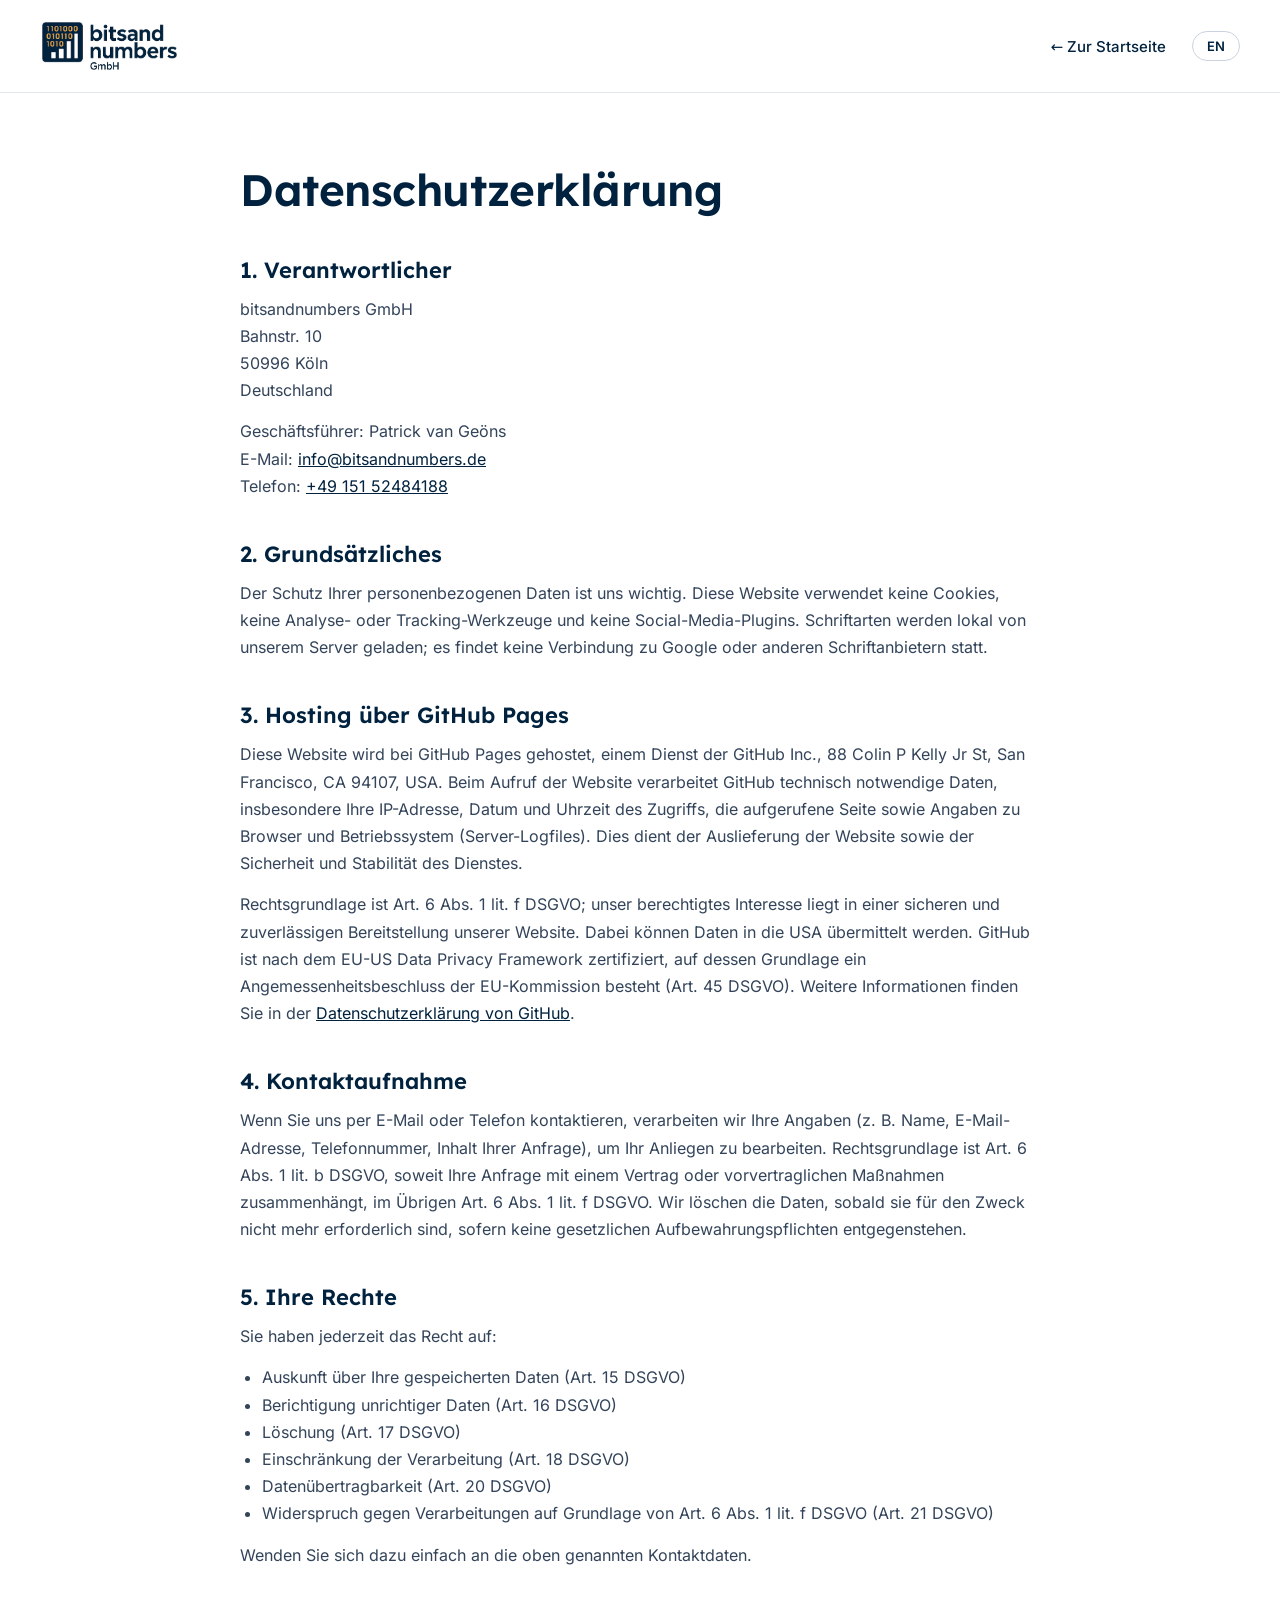
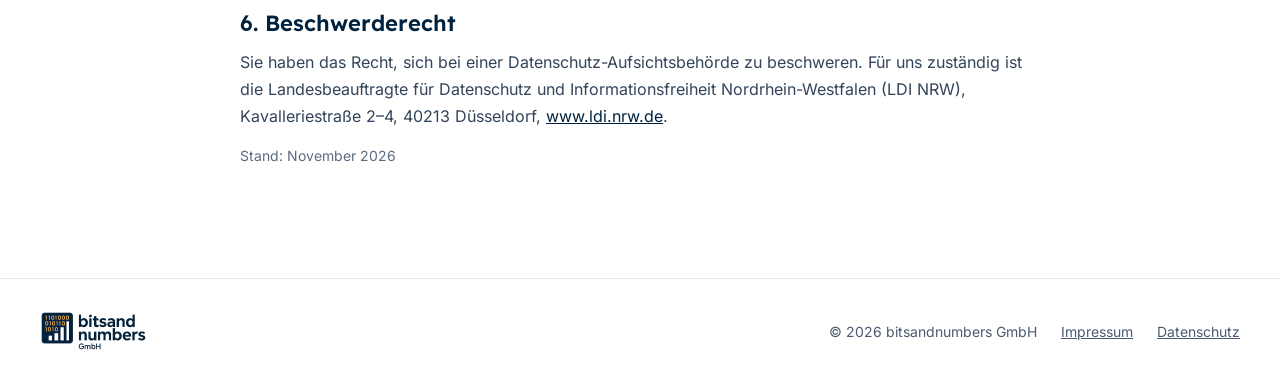
<file: datenschutz/index.html>
<!doctype html>
<html lang="de">
<head>
<meta charset="utf-8">
<meta name="viewport" content="width=device-width, initial-scale=1">
<title>Datenschutz – bitsandnumbers GmbH</title>
<meta name="robots" content="noindex">
<link rel="icon" type="image/png" href="../favicon.png">
<link rel="stylesheet" href="../fonts/fonts.css">
<style>
body{margin:0;background:#ffffff;font-family:Inter,system-ui,sans-serif;color:#1C2B3A}
a{color:#00223E}a:hover{color:#8A5A12}
.nav a{text-decoration:none;color:#00223E;font-weight:500;padding:10px 4px;min-height:44px;display:inline-flex;align-items:center}
.nav a:hover{color:#8A5A12}
.legal h1{font-family:Lexend,sans-serif;font-size:44px;line-height:1.15;font-weight:600;color:#00223E;margin:0 0 32px;letter-spacing:-0.01em}
.legal h2{font-family:Lexend,sans-serif;font-size:22px;font-weight:600;color:#00223E;margin:40px 0 12px}
.legal p,.legal li{font-size:16px;line-height:1.7;color:#33445A}
.legal p{margin:0 0 14px}
.legal ul{margin:0 0 14px;padding-left:22px}
.legal address{font-style:normal;font-size:16px;line-height:1.7;color:#33445A;margin:0 0 14px}
.legal .muted{color:#5B6B80;font-size:14px}
@media (max-width:720px){.legal h1{font-size:32px}}
</style>
</head>
<body>
<header style="background:#ffffff;border-bottom:1px solid #E4E9F0">
  <div style="max-width:1200px;margin:0 auto;padding:14px 24px;display:flex;flex-wrap:wrap;align-items:center;justify-content:space-between;gap:16px">
    <a href="../" aria-label="bitsandnumbers GmbH" style="display:flex;align-items:center"><img src="../logo.png" alt="bitsandnumbers GmbH" style="height:52px;width:auto;display:block"></a>
    <nav class="nav" aria-label="Navigation" style="display:flex;flex-wrap:wrap;align-items:center;gap:4px 22px;font-size:15px">
      <a href="../">← Zur Startseite</a>
      <a href="../en/privacy/" lang="en" style="border:1px solid #C9D3DF;border-radius:999px;padding:6px 14px;min-height:0;font-size:13px;font-weight:600">EN</a>
    </nav>
  </div>
</header>
<main class="legal" style="max-width:800px;margin:0 auto;padding:72px 24px 96px">
<h1>Datenschutzerklärung</h1>
<h2>1. Verantwortlicher</h2>
<address>bitsandnumbers GmbH<br>Bahnstr. 10<br>50996 Köln<br>Deutschland</address>
<p>Geschäftsführer: Patrick van Geöns<br>E-Mail: <a href="mailto:info@bitsandnumbers.de">info@bitsandnumbers.de</a><br>Telefon: <a href="tel:+4915152484188">+49 151 52484188</a></p>
<h2>2. Grundsätzliches</h2>
<p>Der Schutz Ihrer personenbezogenen Daten ist uns wichtig. Diese Website verwendet keine Cookies, keine Analyse- oder Tracking-Werkzeuge und keine Social-Media-Plugins. Schriftarten werden lokal von unserem Server geladen; es findet keine Verbindung zu Google oder anderen Schriftanbietern statt.</p>
<h2>3. Hosting über GitHub Pages</h2>
<p>Diese Website wird bei GitHub Pages gehostet, einem Dienst der GitHub Inc., 88 Colin P Kelly Jr St, San Francisco, CA 94107, USA. Beim Aufruf der Website verarbeitet GitHub technisch notwendige Daten, insbesondere Ihre IP-Adresse, Datum und Uhrzeit des Zugriffs, die aufgerufene Seite sowie Angaben zu Browser und Betriebssystem (Server-Logfiles). Dies dient der Auslieferung der Website sowie der Sicherheit und Stabilität des Dienstes.</p>
<p>Rechtsgrundlage ist Art. 6 Abs. 1 lit. f DSGVO; unser berechtigtes Interesse liegt in einer sicheren und zuverlässigen Bereitstellung unserer Website. Dabei können Daten in die USA übermittelt werden. GitHub ist nach dem EU-US Data Privacy Framework zertifiziert, auf dessen Grundlage ein Angemessenheitsbeschluss der EU-Kommission besteht (Art. 45 DSGVO). Weitere Informationen finden Sie in der <a href="https://docs.github.com/de/site-policy/privacy-policies/github-general-privacy-statement" rel="noopener">Datenschutzerklärung von GitHub</a>.</p>
<h2>4. Kontaktaufnahme</h2>
<p>Wenn Sie uns per E-Mail oder Telefon kontaktieren, verarbeiten wir Ihre Angaben (z. B. Name, E-Mail-Adresse, Telefonnummer, Inhalt Ihrer Anfrage), um Ihr Anliegen zu bearbeiten. Rechtsgrundlage ist Art. 6 Abs. 1 lit. b DSGVO, soweit Ihre Anfrage mit einem Vertrag oder vorvertraglichen Maßnahmen zusammenhängt, im Übrigen Art. 6 Abs. 1 lit. f DSGVO. Wir löschen die Daten, sobald sie für den Zweck nicht mehr erforderlich sind, sofern keine gesetzlichen Aufbewahrungspflichten entgegenstehen.</p>
<h2>5. Ihre Rechte</h2>
<p>Sie haben jederzeit das Recht auf:</p>
<ul>
<li>Auskunft über Ihre gespeicherten Daten (Art. 15 DSGVO)</li>
<li>Berichtigung unrichtiger Daten (Art. 16 DSGVO)</li>
<li>Löschung (Art. 17 DSGVO)</li>
<li>Einschränkung der Verarbeitung (Art. 18 DSGVO)</li>
<li>Datenübertragbarkeit (Art. 20 DSGVO)</li>
<li>Widerspruch gegen Verarbeitungen auf Grundlage von Art. 6 Abs. 1 lit. f DSGVO (Art. 21 DSGVO)</li>
</ul>
<p>Wenden Sie sich dazu einfach an die oben genannten Kontaktdaten.</p>
<h2>6. Beschwerderecht</h2>
<p>Sie haben das Recht, sich bei einer Datenschutz-Aufsichtsbehörde zu beschweren. Für uns zuständig ist die Landesbeauftragte für Datenschutz und Informationsfreiheit Nordrhein-Westfalen (LDI NRW), Kavalleriestraße 2–4, 40213 Düsseldorf, <a href="https://www.ldi.nrw.de" rel="noopener">www.ldi.nrw.de</a>.</p>
<p class="muted">Stand: November 2026</p>

</main>
<footer style="background:#ffffff;border-top:1px solid #E4E9F0">
  <div style="max-width:1200px;margin:0 auto;padding:32px 24px;display:flex;flex-wrap:wrap;align-items:center;justify-content:space-between;gap:20px">
    <img src="../logo.png" alt="bitsandnumbers GmbH" style="height:40px;width:auto;display:block">
    <nav style="display:flex;flex-wrap:wrap;gap:8px 24px;font-size:14px;color:#4A5A70">
      <span>© 2026 bitsandnumbers GmbH</span>
      <a href="../impressum/" style="color:#4A5A70">Impressum</a>
      <a href="../datenschutz/" style="color:#4A5A70">Datenschutz</a>
    </nav>
  </div>
</footer>
</body>
</html>
</file>
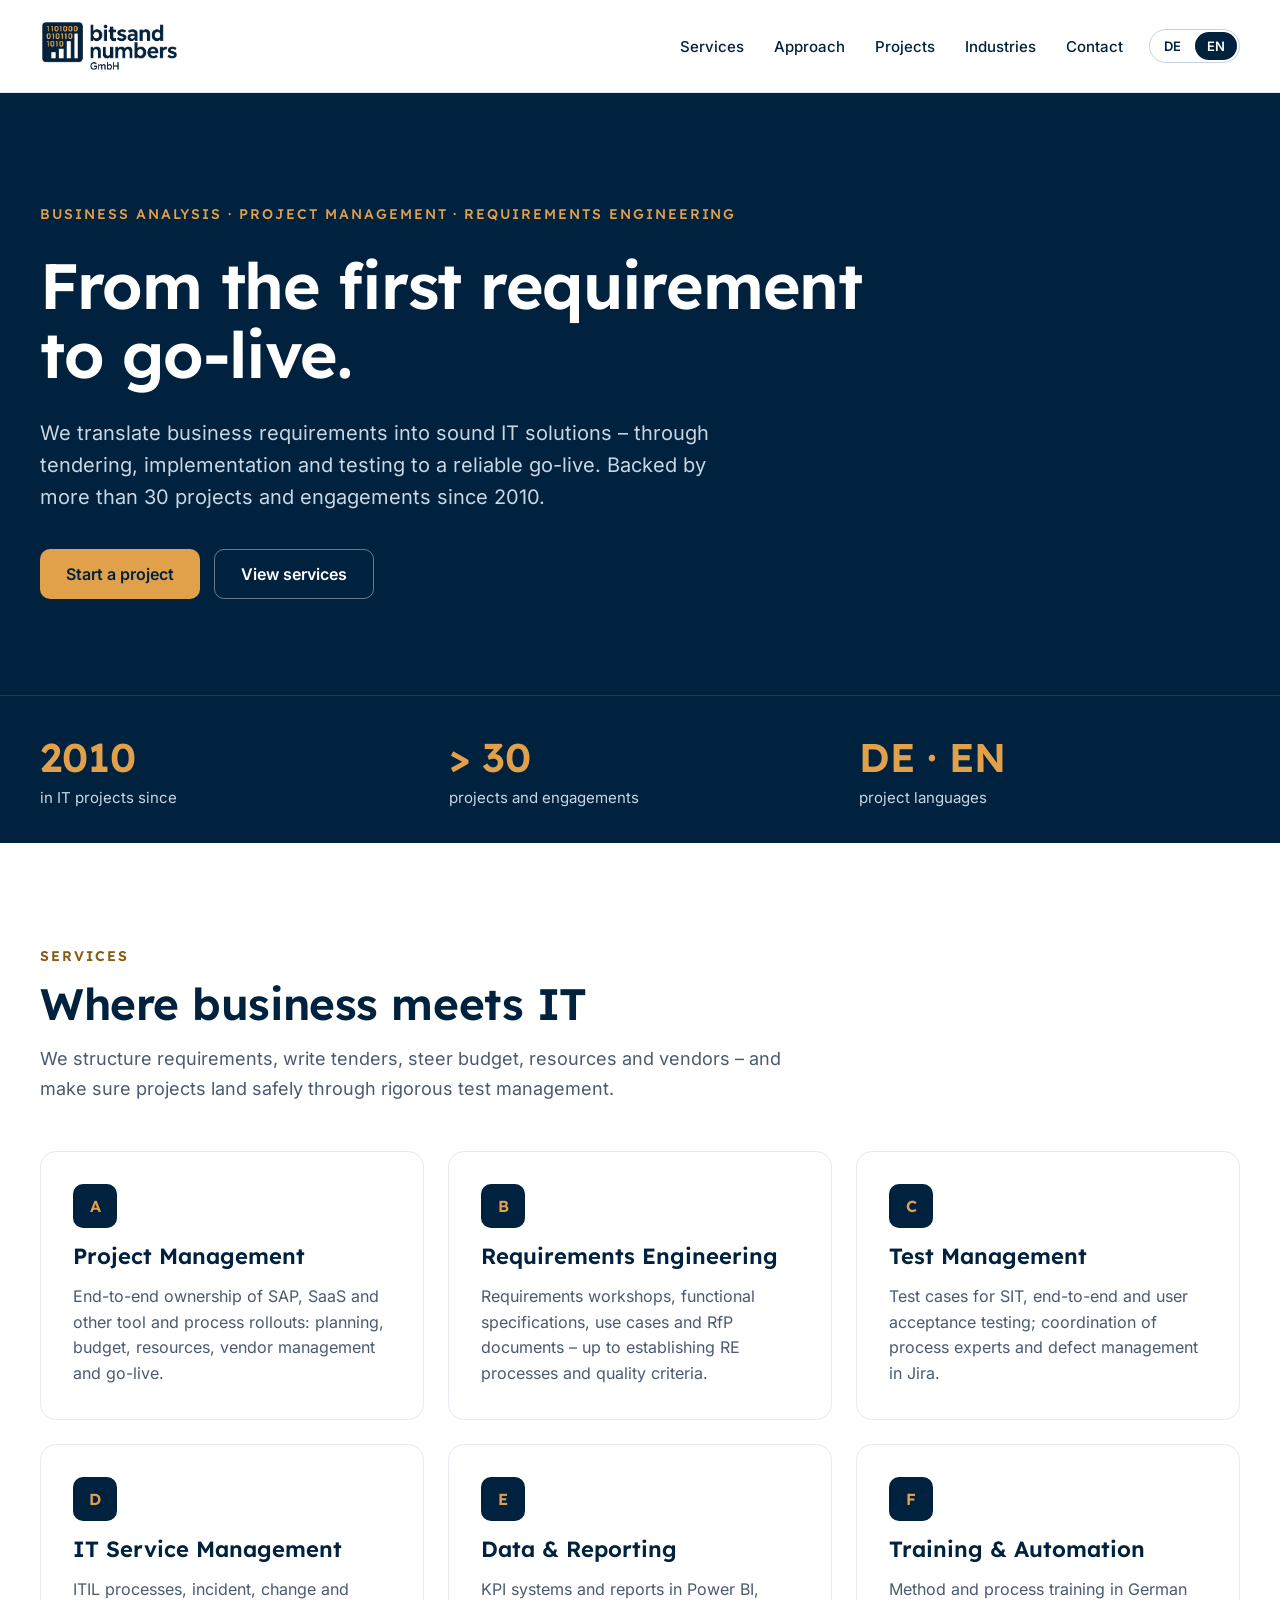
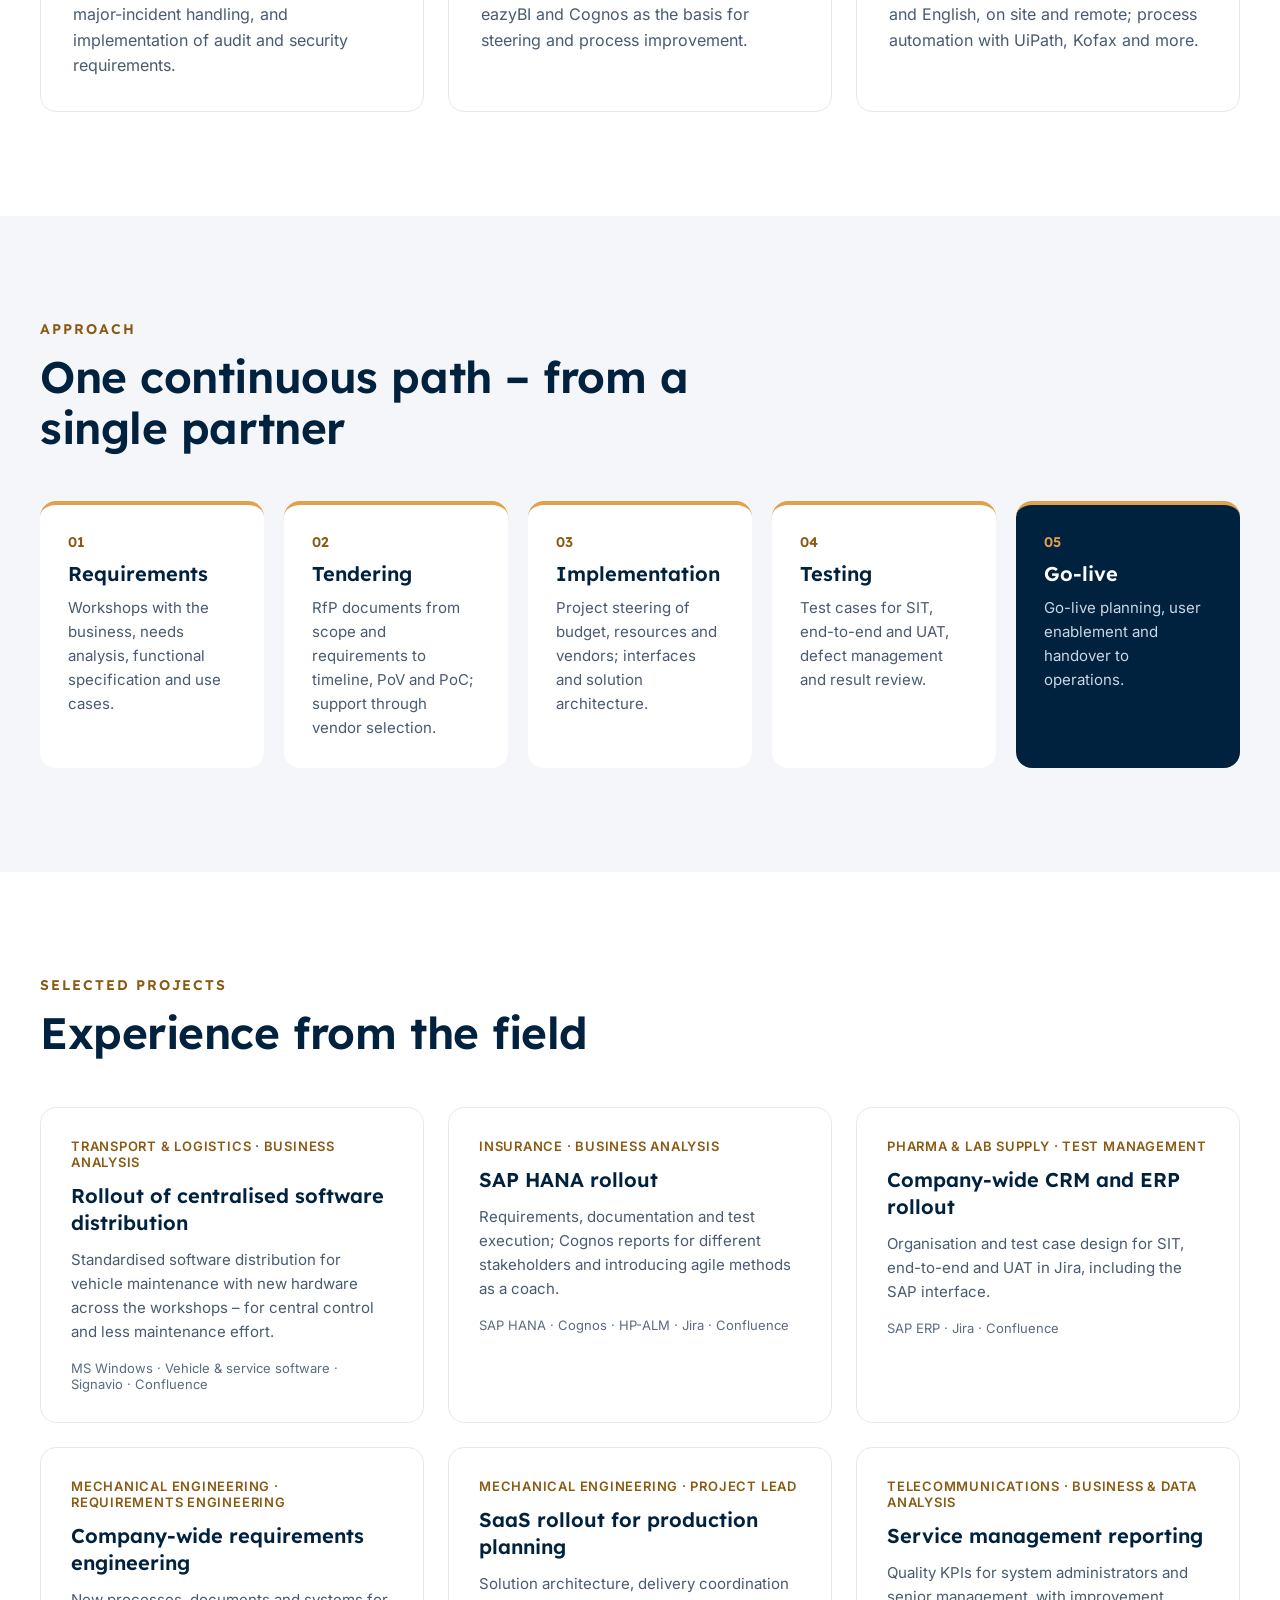
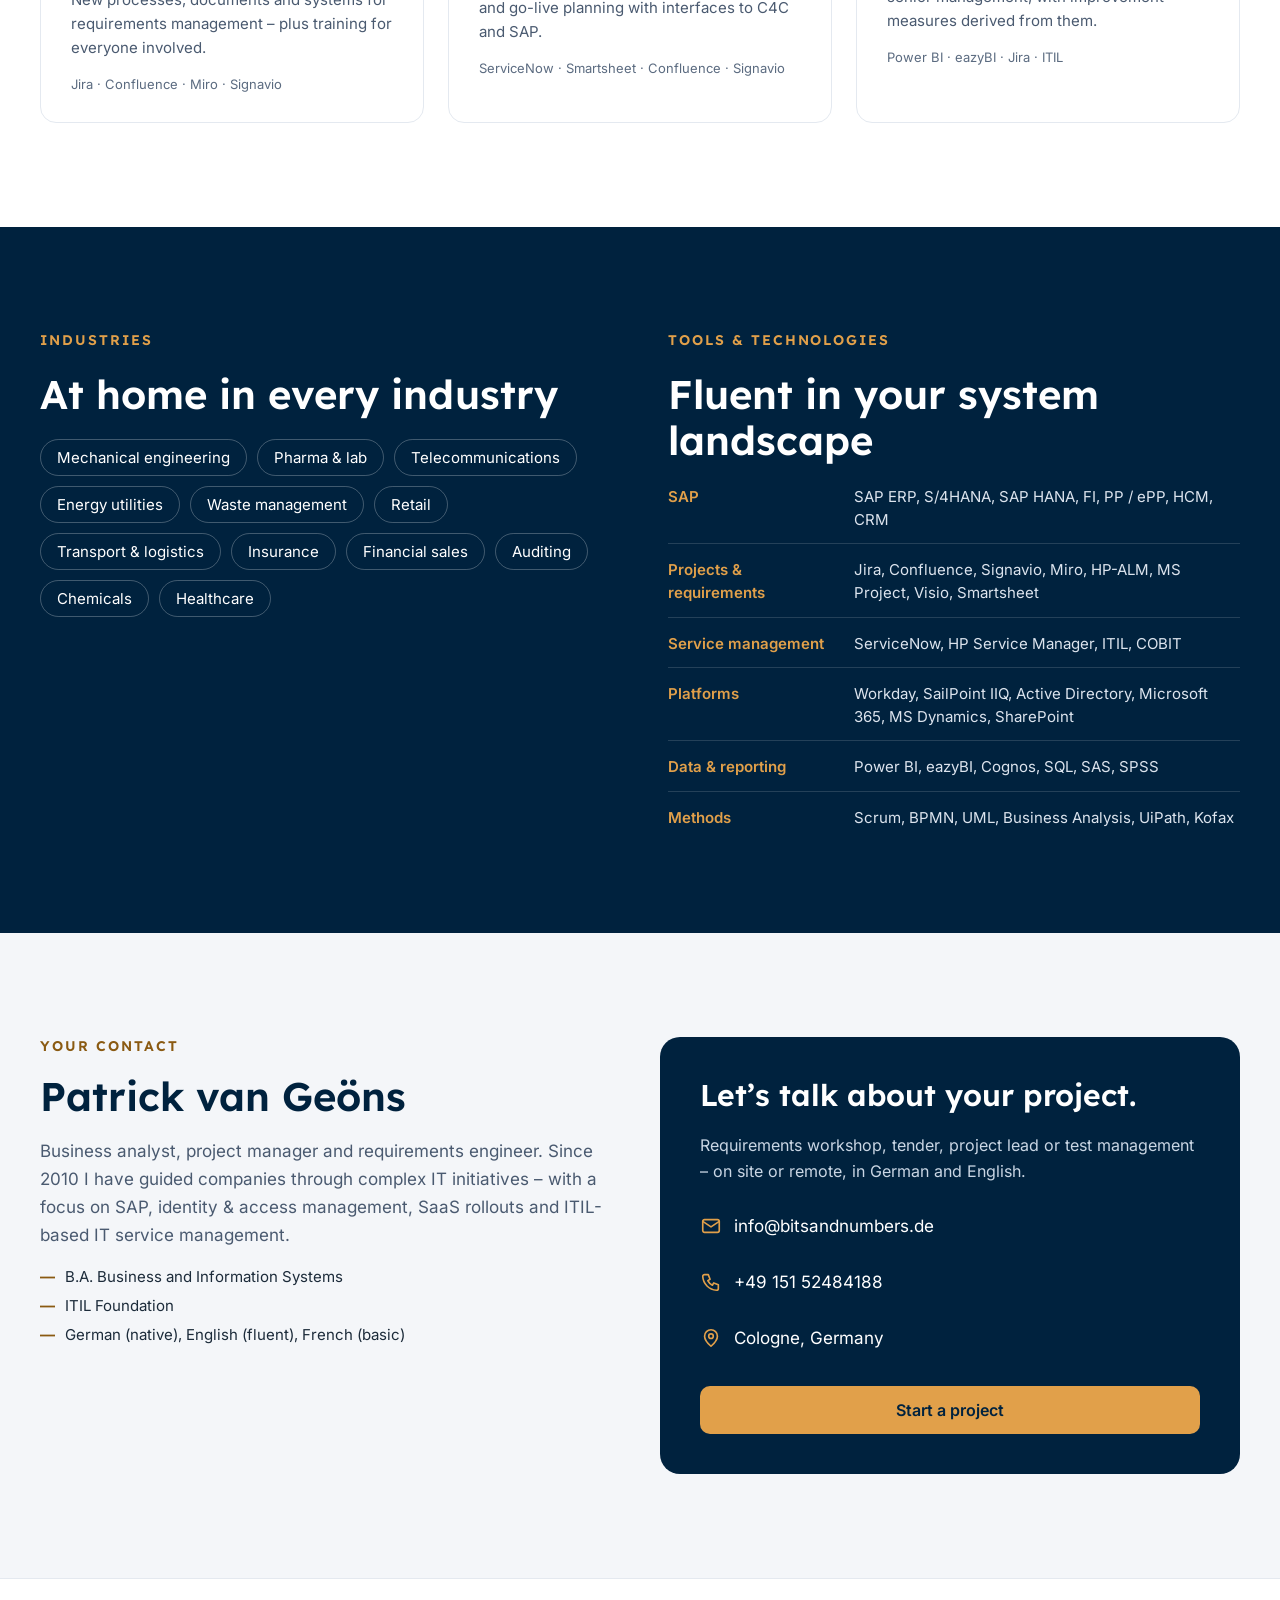
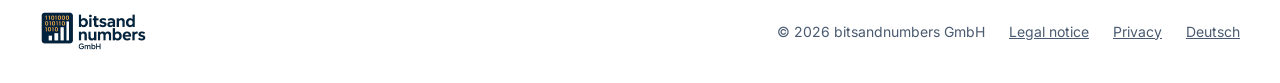
<file: en/index.html>
<!doctype html>
<html lang="en">
<head>
<meta charset="utf-8">
<meta name="viewport" content="width=device-width, initial-scale=1">
<title>bitsandnumbers GmbH – IT Consulting</title>
<meta name="description" content="bitsandnumbers GmbH – IT consulting from Cologne: business analysis, project management, requirements engineering and test management from requirement to go-live.">
<link rel="icon" type="image/png" href="../favicon.png">
<link rel="alternate" hreflang="de" href="../">
<link rel="stylesheet" href="../fonts/fonts.css">
<style>
body{margin:0;background:#ffffff}
html{scroll-behavior:smooth}
a{color:#00223E}a:hover{color:#8A5A12}
.nav a{text-decoration:none;color:#00223E;font-weight:500;padding:10px 4px;min-height:44px;display:inline-flex;align-items:center}
.nav a:hover{color:#8A5A12}
.card{transition:transform .15s ease, box-shadow .15s ease}
.card:hover{transform:translateY(-2px);box-shadow:0 10px 30px rgba(0,34,62,.10)}
.btn-primary:hover{background:#F0B55F !important;color:#00223E !important}
.btn-ghost:hover{background:rgba(255,255,255,.12) !important;color:#ffffff !important}
@media (max-width: 720px){
  .hero-h1{font-size:40px !important}
  .section{padding:64px 20px !important}
  .h2{font-size:32px !important}
}
[id]{scroll-margin-top:90px}
</style>
</head>
<body>
<div style="font-family: Inter, system-ui, sans-serif; color: #1C2B3A; background: #ffffff; min-height: 100vh">

  <!-- Header -->
  <header style="position: sticky; top: 0; z-index: 10; background: rgba(255,255,255,0.96); border-bottom: 1px solid #E4E9F0">
    <div style="max-width: 1200px; margin: 0 auto; padding: 14px 24px; display: flex; flex-wrap: wrap; align-items: center; justify-content: space-between; gap: 16px">
      <a href="#top" aria-label="bitsandnumbers GmbH – Home" style="display: flex; align-items: center">
        <img src="../logo.png" alt="bitsandnumbers GmbH" style="height: 52px; width: auto; display: block">
      </a>
      <nav class="nav" aria-label="Main navigation" style="display: flex; flex-wrap: wrap; align-items: center; gap: 4px 22px; font-size: 15px">
        <a href="#services">Services</a>
        <a href="#approach">Approach</a>
        <a href="#projects">Projects</a>
        <a href="#industries">Industries</a>
        <a href="#contact">Contact</a>
        <span style="display: inline-flex; align-items: center; gap: 2px; border: 1px solid #C9D3DF; border-radius: 999px; padding: 2px">
          <a href="../" lang="de" aria-label="Deutsche Version" style="padding: 6px 12px; min-height: 0; font-size: 13px; font-weight: 600; border-radius: 999px">DE</a>
          <span aria-current="true" style="background: #00223E; color: #ffffff; border-radius: 999px; padding: 6px 12px; font-size: 13px; font-weight: 600">EN</span>
        </span>
      </nav>
    </div>
  </header>

  <!-- Hero -->
  <section id="top" style="background: #00223E; color: #ffffff">
    <div class="section" style="max-width: 1200px; margin: 0 auto; padding: 112px 24px 96px; display: flex; flex-direction: column; gap: 28px">
      <p style="margin: 0; font-family: Lexend, sans-serif; font-size: 14px; letter-spacing: 0.14em; text-transform: uppercase; color: #E1A04A; font-weight: 500">Business Analysis · Project Management · Requirements Engineering</p>
      <h1 class="hero-h1" style="margin: 0; font-family: Lexend, sans-serif; font-weight: 600; font-size: 64px; line-height: 1.08; letter-spacing: -0.02em; max-width: 900px">From the first requirement to go-live.</h1>
      <p style="margin: 0; font-size: 20px; line-height: 1.6; color: #C9D6E4; max-width: 720px">We translate business requirements into sound IT solutions – through tendering, implementation and testing to a reliable go-live. Backed by more than 30 projects and engagements since 2010.</p>
      <div style="display: flex; flex-wrap: wrap; gap: 14px; margin-top: 8px">
        <a class="btn-primary" href="#contact" style="background: #E1A04A; color: #00223E; text-decoration: none; font-weight: 600; font-size: 16px; padding: 14px 26px; border-radius: 10px; min-height: 48px; box-sizing: border-box; display: inline-flex; align-items: center">Start a project</a>
        <a class="btn-ghost" href="#services" style="border: 1px solid rgba(255,255,255,0.4); color: #ffffff; text-decoration: none; font-weight: 600; font-size: 16px; padding: 14px 26px; border-radius: 10px; min-height: 48px; box-sizing: border-box; display: inline-flex; align-items: center">View services</a>
      </div>
    </div>
    <div style="border-top: 1px solid rgba(255,255,255,0.12)">
      <div style="max-width: 1200px; margin: 0 auto; padding: 36px 24px; display: grid; grid-template-columns: repeat(auto-fit, minmax(200px, 1fr)); gap: 28px">
        <div style="display: flex; flex-direction: column; gap: 6px"><span style="font-family: Lexend, sans-serif; font-size: 40px; font-weight: 600; color: rgb(225, 160, 74)">2010</span>
          <span style="font-size: 15px; color: rgb(201, 214, 228)">in IT projects since</span>
        </div>
        <div style="display: flex; flex-direction: column; gap: 6px"><span style="font-family: Lexend, sans-serif; font-size: 40px; font-weight: 600; color: rgb(225, 160, 74)">&gt; 30</span>
          <span style="font-size: 15px; color: rgb(201, 214, 228)">projects and engagements</span>
        </div>
        <div style="display: flex; flex-direction: column; gap: 6px">
          <span style="font-family: Lexend, sans-serif; font-size: 40px; font-weight: 600; color: #E1A04A">DE · EN</span>
          <span style="font-size: 15px; color: #C9D6E4">project languages</span>
        </div>
      </div>
    </div>
  </section>

  <!-- Services -->
  <section id="services" style="background: #ffffff">
    <div class="section" style="max-width: 1200px; margin: 0 auto; padding: 104px 24px; display: flex; flex-direction: column; gap: 48px">
      <div style="display: flex; flex-direction: column; gap: 14px; max-width: 760px">
        <p style="margin: 0; font-family: Lexend, sans-serif; font-size: 14px; letter-spacing: 0.14em; text-transform: uppercase; color: #8A5A12; font-weight: 600">Services</p>
        <h2 class="h2" style="margin: 0; font-family: Lexend, sans-serif; font-size: 44px; line-height: 1.15; font-weight: 600; color: #00223E; letter-spacing: -0.01em">Where business meets IT</h2>
        <p style="margin: 0; font-size: 18px; line-height: 1.65; color: #4A5A70">We structure requirements, write tenders, steer budget, resources and vendors – and make sure projects land safely through rigorous test management.</p>
      </div>
      <div style="display: grid; grid-template-columns: repeat(auto-fit, minmax(320px, 1fr)); gap: 24px">
        <article class="card" style="border: 1px solid #E4E9F0; border-radius: 16px; padding: 32px; display: flex; flex-direction: column; gap: 14px; background: #ffffff">
          <span aria-hidden="true" style="width: 44px; height: 44px; border-radius: 10px; background: #00223E; color: #E1A04A; font-family: Lexend, sans-serif; font-weight: 600; display: flex; align-items: center; justify-content: center">A</span>
          <h3 style="margin: 0; font-family: Lexend, sans-serif; font-size: 22px; font-weight: 600; color: #00223E">Project Management</h3>
          <p style="margin: 0; font-size: 16px; line-height: 1.6; color: #4A5A70">End-to-end ownership of SAP, SaaS and other tool and process rollouts: planning, budget, resources, vendor management and go-live.</p>
        </article>
        <article class="card" style="border: 1px solid #E4E9F0; border-radius: 16px; padding: 32px; display: flex; flex-direction: column; gap: 14px; background: #ffffff">
          <span aria-hidden="true" style="width: 44px; height: 44px; border-radius: 10px; background: #00223E; color: #E1A04A; font-family: Lexend, sans-serif; font-weight: 600; display: flex; align-items: center; justify-content: center">B</span>
          <h3 style="margin: 0; font-family: Lexend, sans-serif; font-size: 22px; font-weight: 600; color: #00223E">Requirements Engineering</h3>
          <p style="margin: 0; font-size: 16px; line-height: 1.6; color: #4A5A70">Requirements workshops, functional specifications, use cases and RfP documents – up to establishing RE processes and quality criteria.</p>
        </article>
        <article class="card" style="border: 1px solid #E4E9F0; border-radius: 16px; padding: 32px; display: flex; flex-direction: column; gap: 14px; background: #ffffff">
          <span aria-hidden="true" style="width: 44px; height: 44px; border-radius: 10px; background: #00223E; color: #E1A04A; font-family: Lexend, sans-serif; font-weight: 600; display: flex; align-items: center; justify-content: center">C</span>
          <h3 style="margin: 0; font-family: Lexend, sans-serif; font-size: 22px; font-weight: 600; color: #00223E">Test Management</h3>
          <p style="margin: 0; font-size: 16px; line-height: 1.6; color: #4A5A70">Test cases for SIT, end-to-end and user acceptance testing; coordination of process experts and defect management in Jira.</p>
        </article>
        <article class="card" style="border: 1px solid #E4E9F0; border-radius: 16px; padding: 32px; display: flex; flex-direction: column; gap: 14px; background: #ffffff">
          <span aria-hidden="true" style="width: 44px; height: 44px; border-radius: 10px; background: #00223E; color: #E1A04A; font-family: Lexend, sans-serif; font-weight: 600; display: flex; align-items: center; justify-content: center">D</span>
          <h3 style="margin: 0; font-family: Lexend, sans-serif; font-size: 22px; font-weight: 600; color: #00223E">IT Service Management</h3>
          <p style="margin: 0; font-size: 16px; line-height: 1.6; color: #4A5A70">ITIL processes, incident, change and major-incident handling, and implementation of audit and security requirements.</p>
        </article>
        <article class="card" style="border: 1px solid #E4E9F0; border-radius: 16px; padding: 32px; display: flex; flex-direction: column; gap: 14px; background: #ffffff">
          <span aria-hidden="true" style="width: 44px; height: 44px; border-radius: 10px; background: #00223E; color: #E1A04A; font-family: Lexend, sans-serif; font-weight: 600; display: flex; align-items: center; justify-content: center">E</span>
          <h3 style="margin: 0; font-family: Lexend, sans-serif; font-size: 22px; font-weight: 600; color: #00223E">Data &amp; Reporting</h3>
          <p style="margin: 0; font-size: 16px; line-height: 1.6; color: #4A5A70">KPI systems and reports in Power BI, eazyBI and Cognos as the basis for steering and process improvement.</p>
        </article>
        <article class="card" style="border: 1px solid #E4E9F0; border-radius: 16px; padding: 32px; display: flex; flex-direction: column; gap: 14px; background: #ffffff">
          <span aria-hidden="true" style="width: 44px; height: 44px; border-radius: 10px; background: #00223E; color: #E1A04A; font-family: Lexend, sans-serif; font-weight: 600; display: flex; align-items: center; justify-content: center">F</span>
          <h3 style="margin: 0; font-family: Lexend, sans-serif; font-size: 22px; font-weight: 600; color: #00223E">Training &amp; Automation</h3>
          <p style="margin: 0; font-size: 16px; line-height: 1.6; color: #4A5A70">Method and process training in German and English, on site and remote; process automation with UiPath, Kofax and more.</p>
        </article>
      </div>
    </div>
  </section>

  <!-- Approach -->
  <section id="approach" style="background: #F4F6F9">
    <div class="section" style="max-width: 1200px; margin: 0 auto; padding: 104px 24px; display: flex; flex-direction: column; gap: 48px">
      <div style="display: flex; flex-direction: column; gap: 14px; max-width: 760px">
        <p style="margin: 0; font-family: Lexend, sans-serif; font-size: 14px; letter-spacing: 0.14em; text-transform: uppercase; color: #8A5A12; font-weight: 600">Approach</p>
        <h2 class="h2" style="margin: 0; font-family: Lexend, sans-serif; font-size: 44px; line-height: 1.15; font-weight: 600; color: #00223E; letter-spacing: -0.01em">One continuous path – from a single partner</h2>
      </div>
      <ol style="list-style: none; margin: 0; padding: 0; display: grid; grid-template-columns: repeat(auto-fit, minmax(210px, 1fr)); gap: 20px">
        <li style="background: #ffffff; border-radius: 16px; padding: 28px; display: flex; flex-direction: column; gap: 10px; border-top: 4px solid #E1A04A">
          <span style="font-family: Lexend, sans-serif; font-size: 14px; font-weight: 600; color: #8A5A12">01</span>
          <h3 style="margin: 0; font-family: Lexend, sans-serif; font-size: 20px; font-weight: 600; color: #00223E">Requirements</h3>
          <p style="margin: 0; font-size: 15px; line-height: 1.6; color: #4A5A70">Workshops with the business, needs analysis, functional specification and use cases.</p>
        </li>
        <li style="background: #ffffff; border-radius: 16px; padding: 28px; display: flex; flex-direction: column; gap: 10px; border-top: 4px solid #E1A04A">
          <span style="font-family: Lexend, sans-serif; font-size: 14px; font-weight: 600; color: #8A5A12">02</span>
          <h3 style="margin: 0; font-family: Lexend, sans-serif; font-size: 20px; font-weight: 600; color: #00223E">Tendering</h3>
          <p style="margin: 0; font-size: 15px; line-height: 1.6; color: #4A5A70">RfP documents from scope and requirements to timeline, PoV and PoC; support through vendor selection.</p>
        </li>
        <li style="background: #ffffff; border-radius: 16px; padding: 28px; display: flex; flex-direction: column; gap: 10px; border-top: 4px solid #E1A04A">
          <span style="font-family: Lexend, sans-serif; font-size: 14px; font-weight: 600; color: #8A5A12">03</span>
          <h3 style="margin: 0; font-family: Lexend, sans-serif; font-size: 20px; font-weight: 600; color: #00223E">Implementation</h3>
          <p style="margin: 0; font-size: 15px; line-height: 1.6; color: #4A5A70">Project steering of budget, resources and vendors; interfaces and solution architecture.</p>
        </li>
        <li style="background: #ffffff; border-radius: 16px; padding: 28px; display: flex; flex-direction: column; gap: 10px; border-top: 4px solid #E1A04A">
          <span style="font-family: Lexend, sans-serif; font-size: 14px; font-weight: 600; color: #8A5A12">04</span>
          <h3 style="margin: 0; font-family: Lexend, sans-serif; font-size: 20px; font-weight: 600; color: #00223E">Testing</h3>
          <p style="margin: 0; font-size: 15px; line-height: 1.6; color: #4A5A70">Test cases for SIT, end-to-end and UAT, defect management and result review.</p>
        </li>
        <li style="background: #00223E; border-radius: 16px; padding: 28px; display: flex; flex-direction: column; gap: 10px; border-top: 4px solid #E1A04A">
          <span style="font-family: Lexend, sans-serif; font-size: 14px; font-weight: 600; color: #E1A04A">05</span>
          <h3 style="margin: 0; font-family: Lexend, sans-serif; font-size: 20px; font-weight: 600; color: #ffffff">Go-live</h3>
          <p style="margin: 0; font-size: 15px; line-height: 1.6; color: #C9D6E4">Go-live planning, user enablement and handover to operations.</p>
        </li>
      </ol>
    </div>
  </section>

  <!-- Projects -->
  <section id="projects" style="background: #ffffff">
    <div class="section" style="max-width: 1200px; margin: 0 auto; padding: 104px 24px; display: flex; flex-direction: column; gap: 48px">
      <div style="display: flex; flex-direction: column; gap: 14px; max-width: 760px">
        <p style="margin: 0; font-family: Lexend, sans-serif; font-size: 14px; letter-spacing: 0.14em; text-transform: uppercase; color: #8A5A12; font-weight: 600">Selected projects</p>
        <h2 class="h2" style="margin: 0; font-family: Lexend, sans-serif; font-size: 44px; line-height: 1.15; font-weight: 600; color: #00223E; letter-spacing: -0.01em">Experience from the field</h2>
      </div>
      <div style="display: grid; grid-template-columns: repeat(auto-fit, minmax(340px, 1fr)); gap: 24px">
        <article style="border: 1px solid #E4E9F0; border-radius: 16px; padding: 30px; display: flex; flex-direction: column; gap: 12px">
          <p style="margin: 0; font-size: 13px; font-weight: 600; letter-spacing: 0.06em; text-transform: uppercase; color: #8A5A12">Transport &amp; logistics · Business analysis</p>
          <h3 style="margin: 0; font-family: Lexend, sans-serif; font-size: 20px; line-height: 1.35; font-weight: 600; color: #00223E">Rollout of centralised software distribution</h3>
          <p style="margin: 0; font-size: 15px; line-height: 1.6; color: #4A5A70">Standardised software distribution for vehicle maintenance with new hardware across the workshops – for central control and less maintenance effort.</p>
          <p style="margin: 4px 0 0; font-size: 13px; color: #5B6B80">MS Windows · Vehicle &amp; service software · Signavio · Confluence</p>
        </article>
        <article style="border: 1px solid #E4E9F0; border-radius: 16px; padding: 30px; display: flex; flex-direction: column; gap: 12px">
          <p style="margin: 0; font-size: 13px; font-weight: 600; letter-spacing: 0.06em; text-transform: uppercase; color: #8A5A12">Insurance · Business analysis</p>
          <h3 style="margin: 0; font-family: Lexend, sans-serif; font-size: 20px; line-height: 1.35; font-weight: 600; color: #00223E">SAP HANA rollout</h3>
          <p style="margin: 0; font-size: 15px; line-height: 1.6; color: #4A5A70">Requirements, documentation and test execution; Cognos reports for different stakeholders and introducing agile methods as a coach.</p>
          <p style="margin: 4px 0 0; font-size: 13px; color: #5B6B80">SAP HANA · Cognos · HP-ALM · Jira · Confluence</p>
        </article>
        <article style="border: 1px solid #E4E9F0; border-radius: 16px; padding: 30px; display: flex; flex-direction: column; gap: 12px">
          <p style="margin: 0; font-size: 13px; font-weight: 600; letter-spacing: 0.06em; text-transform: uppercase; color: #8A5A12">Pharma &amp; lab supply · Test management</p>
          <h3 style="margin: 0; font-family: Lexend, sans-serif; font-size: 20px; line-height: 1.35; font-weight: 600; color: #00223E">Company-wide CRM and ERP rollout</h3>
          <p style="margin: 0; font-size: 15px; line-height: 1.6; color: #4A5A70">Organisation and test case design for SIT, end-to-end and UAT in Jira, including the SAP interface.</p>
          <p style="margin: 4px 0 0; font-size: 13px; color: #5B6B80">SAP ERP · Jira · Confluence</p>
        </article>
        <article style="border: 1px solid #E4E9F0; border-radius: 16px; padding: 30px; display: flex; flex-direction: column; gap: 12px">
          <p style="margin: 0; font-size: 13px; font-weight: 600; letter-spacing: 0.06em; text-transform: uppercase; color: #8A5A12">Mechanical engineering · Requirements engineering</p>
          <h3 style="margin: 0; font-family: Lexend, sans-serif; font-size: 20px; line-height: 1.35; font-weight: 600; color: #00223E">Company-wide requirements engineering</h3>
          <p style="margin: 0; font-size: 15px; line-height: 1.6; color: #4A5A70">New processes, documents and systems for requirements management – plus training for everyone involved.</p>
          <p style="margin: 4px 0 0; font-size: 13px; color: #5B6B80">Jira · Confluence · Miro · Signavio</p>
        </article>
        <article style="border: 1px solid #E4E9F0; border-radius: 16px; padding: 30px; display: flex; flex-direction: column; gap: 12px">
          <p style="margin: 0; font-size: 13px; font-weight: 600; letter-spacing: 0.06em; text-transform: uppercase; color: #8A5A12">Mechanical engineering · Project lead</p>
          <h3 style="margin: 0; font-family: Lexend, sans-serif; font-size: 20px; line-height: 1.35; font-weight: 600; color: #00223E">SaaS rollout for production planning</h3>
          <p style="margin: 0; font-size: 15px; line-height: 1.6; color: #4A5A70">Solution architecture, delivery coordination and go-live planning with interfaces to C4C and SAP.</p>
          <p style="margin: 4px 0 0; font-size: 13px; color: #5B6B80">ServiceNow · Smartsheet · Confluence · Signavio</p>
        </article>
        <article style="border: 1px solid #E4E9F0; border-radius: 16px; padding: 30px; display: flex; flex-direction: column; gap: 12px">
          <p style="margin: 0; font-size: 13px; font-weight: 600; letter-spacing: 0.06em; text-transform: uppercase; color: #8A5A12">Telecommunications · Business &amp; data analysis</p>
          <h3 style="margin: 0; font-family: Lexend, sans-serif; font-size: 20px; line-height: 1.35; font-weight: 600; color: #00223E">Service management reporting</h3>
          <p style="margin: 0; font-size: 15px; line-height: 1.6; color: #4A5A70">Quality KPIs for system administrators and senior management, with improvement measures derived from them.</p>
          <p style="margin: 4px 0 0; font-size: 13px; color: #5B6B80">Power BI · eazyBI · Jira · ITIL</p>
        </article>
      </div>
    </div>
  </section>

  <!-- Industries & tools -->
  <section id="industries" style="background: #00223E; color: #ffffff">
    <div class="section" style="max-width: 1200px; margin: 0 auto; padding: 104px 24px; display: grid; grid-template-columns: repeat(auto-fit, minmax(340px, 1fr)); gap: 56px">
      <div style="display: flex; flex-direction: column; gap: 22px">
        <p style="margin: 0; font-family: Lexend, sans-serif; font-size: 14px; letter-spacing: 0.14em; text-transform: uppercase; color: #E1A04A; font-weight: 600">Industries</p>
        <h2 class="h2" style="margin: 0; font-family: Lexend, sans-serif; font-size: 40px; line-height: 1.15; font-weight: 600">At home in every industry</h2>
        <ul style="list-style: none; margin: 0; padding: 0; display: flex; flex-wrap: wrap; gap: 10px">
          <li style="border: 1px solid rgba(255,255,255,0.25); border-radius: 999px; padding: 8px 16px; font-size: 15px">Mechanical engineering</li>
          <li style="border: 1px solid rgba(255,255,255,0.25); border-radius: 999px; padding: 8px 16px; font-size: 15px">Pharma &amp; lab</li>
          <li style="border: 1px solid rgba(255,255,255,0.25); border-radius: 999px; padding: 8px 16px; font-size: 15px">Telecommunications</li>
          <li style="border: 1px solid rgba(255,255,255,0.25); border-radius: 999px; padding: 8px 16px; font-size: 15px">Energy utilities</li>
          <li style="border: 1px solid rgba(255,255,255,0.25); border-radius: 999px; padding: 8px 16px; font-size: 15px">Waste management</li>
          <li style="border: 1px solid rgba(255,255,255,0.25); border-radius: 999px; padding: 8px 16px; font-size: 15px">Retail</li>
          <li style="border: 1px solid rgba(255,255,255,0.25); border-radius: 999px; padding: 8px 16px; font-size: 15px">Transport &amp; logistics</li>
          <li style="border: 1px solid rgba(255,255,255,0.25); border-radius: 999px; padding: 8px 16px; font-size: 15px">Insurance</li>
          <li style="border: 1px solid rgba(255,255,255,0.25); border-radius: 999px; padding: 8px 16px; font-size: 15px">Financial sales</li>
          <li style="border: 1px solid rgba(255,255,255,0.25); border-radius: 999px; padding: 8px 16px; font-size: 15px">Auditing</li>
          <li style="border: 1px solid rgba(255,255,255,0.25); border-radius: 999px; padding: 8px 16px; font-size: 15px">Chemicals</li>
          <li style="border: 1px solid rgba(255,255,255,0.25); border-radius: 999px; padding: 8px 16px; font-size: 15px">Healthcare</li>
        </ul>
      </div>
      <div style="display: flex; flex-direction: column; gap: 22px">
        <p style="margin: 0; font-family: Lexend, sans-serif; font-size: 14px; letter-spacing: 0.14em; text-transform: uppercase; color: #E1A04A; font-weight: 600">Tools &amp; technologies</p>
        <h2 class="h2" style="margin: 0; font-family: Lexend, sans-serif; font-size: 40px; line-height: 1.15; font-weight: 600">Fluent in your system landscape</h2>
        <dl style="margin: 0; display: flex; flex-direction: column; gap: 14px; font-size: 15px; line-height: 1.55">
          <div style="display: flex; flex-wrap: wrap; gap: 4px 16px; border-bottom: 1px solid rgba(255,255,255,0.14); padding-bottom: 12px"><dt style="width: 170px; color: #E1A04A; font-weight: 600">SAP</dt><dd style="margin: 0; flex: 1 1 240px; color: #DCE4EE">SAP ERP, S/4HANA, SAP HANA, FI, PP / ePP, HCM, CRM</dd></div>
          <div style="display: flex; flex-wrap: wrap; gap: 4px 16px; border-bottom: 1px solid rgba(255,255,255,0.14); padding-bottom: 12px"><dt style="width: 170px; color: #E1A04A; font-weight: 600">Projects &amp; requirements</dt><dd style="margin: 0; flex: 1 1 240px; color: #DCE4EE">Jira, Confluence, Signavio, Miro, HP-ALM, MS Project, Visio, Smartsheet</dd></div>
          <div style="display: flex; flex-wrap: wrap; gap: 4px 16px; border-bottom: 1px solid rgba(255,255,255,0.14); padding-bottom: 12px"><dt style="width: 170px; color: #E1A04A; font-weight: 600">Service management</dt><dd style="margin: 0; flex: 1 1 240px; color: #DCE4EE">ServiceNow, HP Service Manager, ITIL, COBIT</dd></div>
          <div style="display: flex; flex-wrap: wrap; gap: 4px 16px; border-bottom: 1px solid rgba(255,255,255,0.14); padding-bottom: 12px"><dt style="width: 170px; color: #E1A04A; font-weight: 600">Platforms</dt><dd style="margin: 0; flex: 1 1 240px; color: #DCE4EE">Workday, SailPoint IIQ, Active Directory, Microsoft 365, MS Dynamics, SharePoint</dd></div>
          <div style="display: flex; flex-wrap: wrap; gap: 4px 16px; border-bottom: 1px solid rgba(255,255,255,0.14); padding-bottom: 12px"><dt style="width: 170px; color: #E1A04A; font-weight: 600">Data &amp; reporting</dt><dd style="margin: 0; flex: 1 1 240px; color: #DCE4EE">Power BI, eazyBI, Cognos, SQL, SAS, SPSS</dd></div>
          <div style="display: flex; flex-wrap: wrap; gap: 4px 16px"><dt style="width: 170px; color: #E1A04A; font-weight: 600">Methods</dt><dd style="margin: 0; flex: 1 1 240px; color: #DCE4EE">Scrum, BPMN, UML, Business Analysis, UiPath, Kofax</dd></div>
        </dl>
      </div>
    </div>
  </section>

  <!-- About + Contact -->
  <section id="contact" style="background: #F4F6F9">
    <div class="section" style="max-width: 1200px; margin: 0 auto; padding: 104px 24px; display: grid; grid-template-columns: repeat(auto-fit, minmax(340px, 1fr)); gap: 40px; align-items: start">
      <div style="display: flex; flex-direction: column; gap: 18px">
        <p style="margin: 0; font-family: Lexend, sans-serif; font-size: 14px; letter-spacing: 0.14em; text-transform: uppercase; color: #8A5A12; font-weight: 600">Your contact</p>
        <h2 class="h2" style="margin: 0; font-family: Lexend, sans-serif; font-size: 40px; line-height: 1.15; font-weight: 600; color: #00223E">Patrick van Geöns</h2>
        <p style="margin: 0; font-size: 17px; line-height: 1.65; color: #4A5A70">Business analyst, project manager and requirements engineer. Since 2010 I have guided companies through complex IT initiatives – with a focus on SAP, identity &amp; access management, SaaS rollouts and ITIL-based IT service management.</p>
        <ul style="margin: 0; padding: 0; list-style: none; display: flex; flex-direction: column; gap: 10px; font-size: 15px; color: #1C2B3A">
          <li style="display: flex; gap: 10px"><span aria-hidden="true" style="color: #8A5A12; font-weight: 700">—</span>B.A. Business and Information Systems</li>
          <li style="display: flex; gap: 10px"><span aria-hidden="true" style="color: #8A5A12; font-weight: 700">—</span>ITIL Foundation</li>
          <li style="display: flex; gap: 10px"><span aria-hidden="true" style="color: #8A5A12; font-weight: 700">—</span>German (native), English (fluent), French (basic)</li>
        </ul>
      </div>
      <div style="background: #00223E; color: #ffffff; border-radius: 20px; padding: 40px; display: flex; flex-direction: column; gap: 20px">
        <h2 style="margin: 0; font-family: Lexend, sans-serif; font-size: 30px; line-height: 1.2; font-weight: 600">Let’s talk about your project.</h2>
        <p style="margin: 0; font-size: 16px; line-height: 1.6; color: #C9D6E4">Requirements workshop, tender, project lead or test management – on site or remote, in German and English.</p>
        <div style="display: flex; flex-direction: column; gap: 12px; font-size: 17px">
          <a href="mailto:info@bitsandnumbers.de" style="color: #ffffff; text-decoration: none; display: flex; gap: 12px; align-items: center; min-height: 44px">
            <svg aria-hidden="true" width="22" height="22" viewBox="0 0 24 24" fill="none" stroke="#E1A04A" stroke-width="1.8" stroke-linecap="round" stroke-linejoin="round"><rect x="3" y="5" width="18" height="14" rx="2"></rect><path d="M3 7l9 6 9-6"></path></svg>
            info@bitsandnumbers.de
          </a>
          <a href="tel:+4915152484188" style="color: #ffffff; text-decoration: none; display: flex; gap: 12px; align-items: center; min-height: 44px">
            <svg aria-hidden="true" width="22" height="22" viewBox="0 0 24 24" fill="none" stroke="#E1A04A" stroke-width="1.8" stroke-linecap="round" stroke-linejoin="round"><path d="M5 4h4l2 5-2.5 1.5a11 11 0 0 0 5 5L15 13l5 2v4a2 2 0 0 1-2 2A16 16 0 0 1 3 6a2 2 0 0 1 2-2z"></path></svg>
            +49 151 52484188
          </a>
          <span style="display: flex; gap: 12px; align-items: center; min-height: 44px">
            <svg aria-hidden="true" width="22" height="22" viewBox="0 0 24 24" fill="none" stroke="#E1A04A" stroke-width="1.8" stroke-linecap="round" stroke-linejoin="round"><path d="M12 21s-7-6.2-7-11a7 7 0 0 1 14 0c0 4.8-7 11-7 11z"></path><circle cx="12" cy="10" r="2.5"></circle></svg>
            Cologne, Germany
          </span>
        </div>
        <a class="btn-primary" href="mailto:info@bitsandnumbers.de?subject=Project%20inquiry" style="background: #E1A04A; color: #00223E; text-decoration: none; font-weight: 600; font-size: 16px; padding: 14px 26px; border-radius: 10px; min-height: 48px; box-sizing: border-box; display: inline-flex; align-items: center; justify-content: center; margin-top: 6px">Start a project</a>
      </div>
    </div>
  </section>

  <!-- Footer -->
  <footer style="background: #ffffff; border-top: 1px solid #E4E9F0">
    <div style="max-width: 1200px; margin: 0 auto; padding: 32px 24px; display: flex; flex-wrap: wrap; align-items: center; justify-content: space-between; gap: 20px">
      <img src="../logo.png" alt="bitsandnumbers GmbH" style="height: 40px; width: auto; display: block">
      <nav aria-label="Legal" style="display: flex; flex-wrap: wrap; gap: 8px 24px; font-size: 14px; color: #4A5A70">
        <span>© 2026 bitsandnumbers GmbH</span>
        <a href="legal-notice/" style="color: #4A5A70">Legal notice</a>
        <a href="privacy/" style="color: #4A5A70">Privacy</a>
        <a href="../" lang="de" style="color: #4A5A70">Deutsch</a>
      </nav>
    </div>
  </footer>
</div>
</body>
</html>
</file>
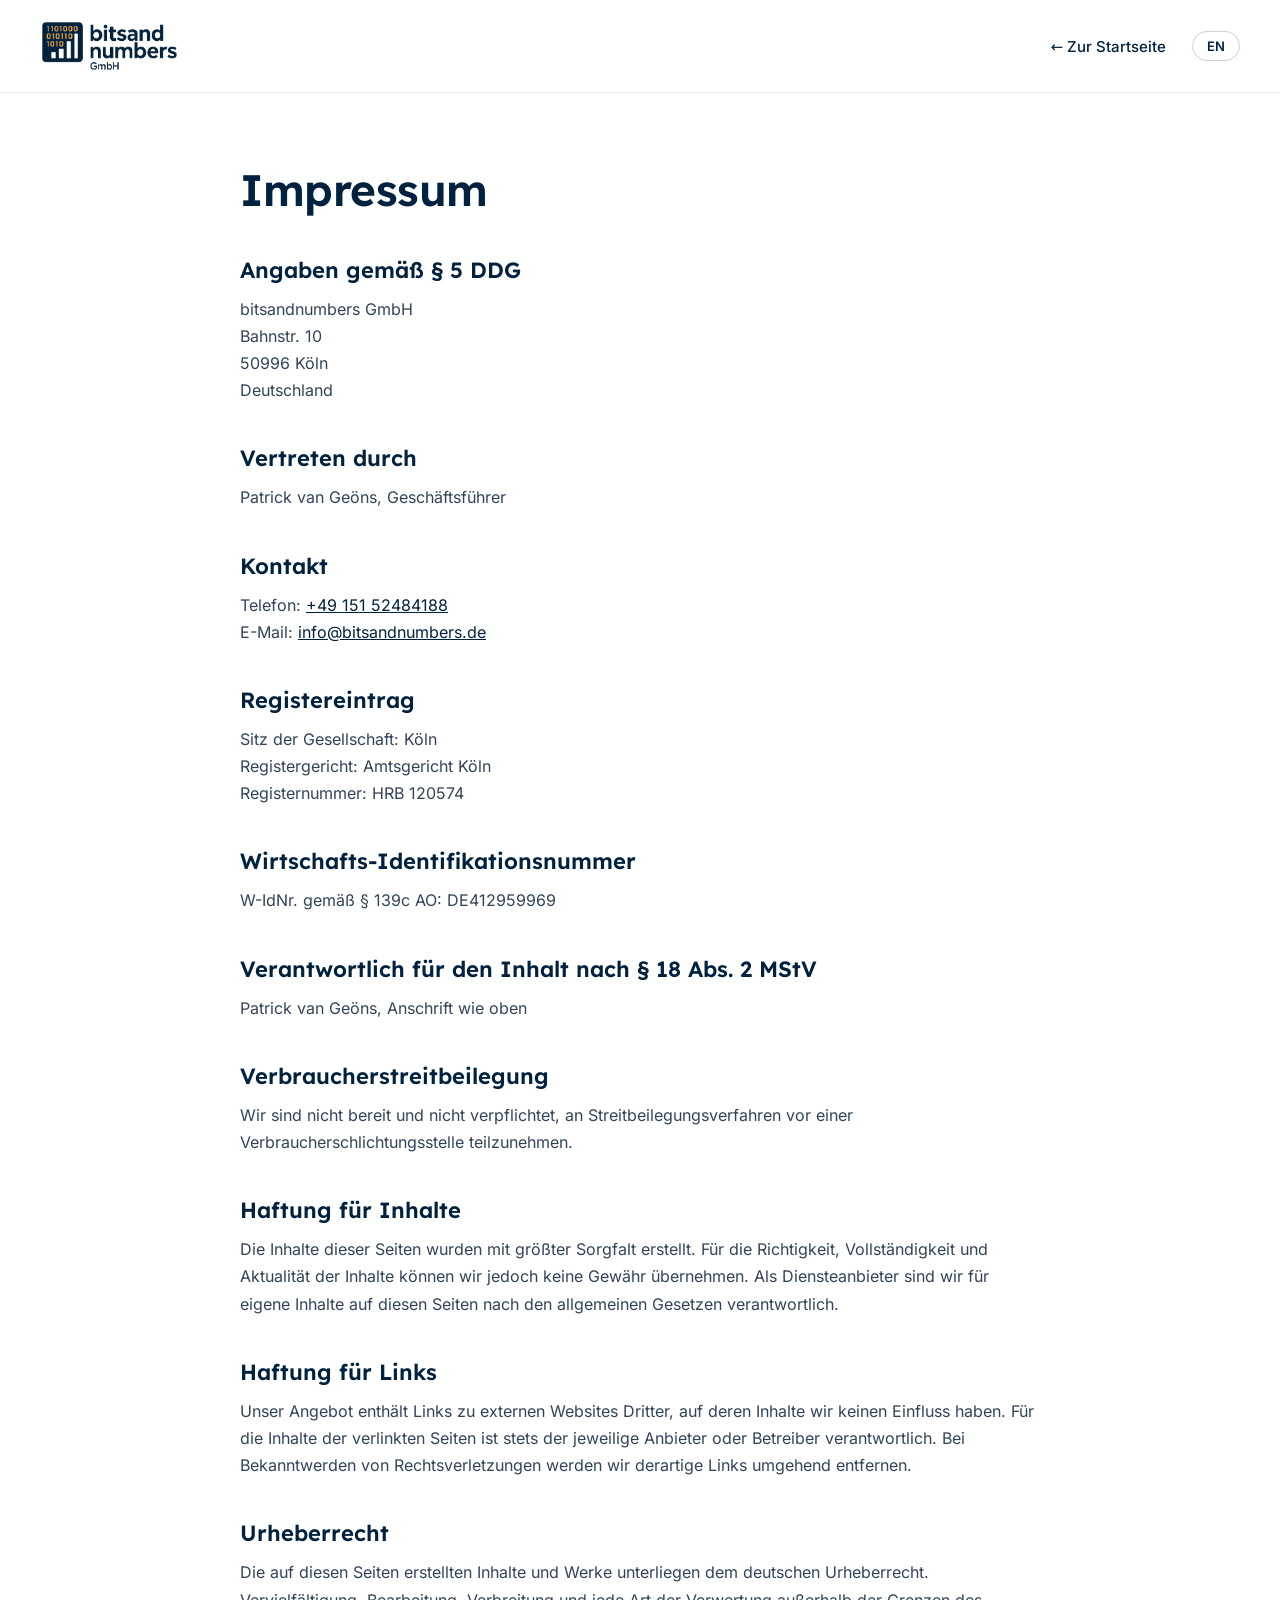
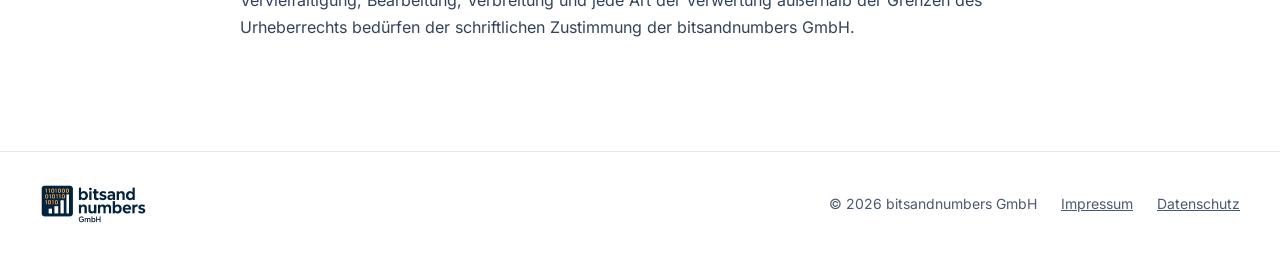
<file: impressum/index.html>
<!doctype html>
<html lang="de">
<head>
<meta charset="utf-8">
<meta name="viewport" content="width=device-width, initial-scale=1">
<title>Impressum – bitsandnumbers GmbH</title>
<meta name="robots" content="noindex">
<link rel="icon" type="image/png" href="../favicon.png">
<link rel="stylesheet" href="../fonts/fonts.css">
<style>
body{margin:0;background:#ffffff;font-family:Inter,system-ui,sans-serif;color:#1C2B3A}
a{color:#00223E}a:hover{color:#8A5A12}
.nav a{text-decoration:none;color:#00223E;font-weight:500;padding:10px 4px;min-height:44px;display:inline-flex;align-items:center}
.nav a:hover{color:#8A5A12}
.legal h1{font-family:Lexend,sans-serif;font-size:44px;line-height:1.15;font-weight:600;color:#00223E;margin:0 0 32px;letter-spacing:-0.01em}
.legal h2{font-family:Lexend,sans-serif;font-size:22px;font-weight:600;color:#00223E;margin:40px 0 12px}
.legal p,.legal li{font-size:16px;line-height:1.7;color:#33445A}
.legal p{margin:0 0 14px}
.legal ul{margin:0 0 14px;padding-left:22px}
.legal address{font-style:normal;font-size:16px;line-height:1.7;color:#33445A;margin:0 0 14px}
.legal .muted{color:#5B6B80;font-size:14px}
@media (max-width:720px){.legal h1{font-size:32px}}
</style>
</head>
<body>
<header style="background:#ffffff;border-bottom:1px solid #E4E9F0">
  <div style="max-width:1200px;margin:0 auto;padding:14px 24px;display:flex;flex-wrap:wrap;align-items:center;justify-content:space-between;gap:16px">
    <a href="../" aria-label="bitsandnumbers GmbH" style="display:flex;align-items:center"><img src="../logo.png" alt="bitsandnumbers GmbH" style="height:52px;width:auto;display:block"></a>
    <nav class="nav" aria-label="Navigation" style="display:flex;flex-wrap:wrap;align-items:center;gap:4px 22px;font-size:15px">
      <a href="../">← Zur Startseite</a>
      <a href="../en/legal-notice/" lang="en" style="border:1px solid #C9D3DF;border-radius:999px;padding:6px 14px;min-height:0;font-size:13px;font-weight:600">EN</a>
    </nav>
  </div>
</header>
<main class="legal" style="max-width:800px;margin:0 auto;padding:72px 24px 96px">
<h1>Impressum</h1>
<h2>Angaben gemäß § 5 DDG</h2>
<address>bitsandnumbers GmbH<br>Bahnstr. 10<br>50996 Köln<br>Deutschland</address>
<h2>Vertreten durch</h2>
<p>Patrick van Geöns, Geschäftsführer</p>
<h2>Kontakt</h2>
<p>Telefon: <a href="tel:+4915152484188">+49 151 52484188</a><br>E-Mail: <a href="mailto:info@bitsandnumbers.de">info@bitsandnumbers.de</a></p>
<h2>Registereintrag</h2>
<p>Sitz der Gesellschaft: Köln<br>Registergericht: Amtsgericht Köln<br>Registernummer: HRB 120574</p>
<h2>Wirtschafts-Identifikationsnummer</h2>
<p>W-IdNr. gemäß § 139c AO: DE412959969</p>
<h2>Verantwortlich für den Inhalt nach § 18 Abs. 2 MStV</h2>
<p>Patrick van Geöns, Anschrift wie oben</p>
<h2>Verbraucherstreitbeilegung</h2>
<p>Wir sind nicht bereit und nicht verpflichtet, an Streitbeilegungsverfahren vor einer Verbraucherschlichtungsstelle teilzunehmen.</p>
<h2>Haftung für Inhalte</h2>
<p>Die Inhalte dieser Seiten wurden mit größter Sorgfalt erstellt. Für die Richtigkeit, Vollständigkeit und Aktualität der Inhalte können wir jedoch keine Gewähr übernehmen. Als Diensteanbieter sind wir für eigene Inhalte auf diesen Seiten nach den allgemeinen Gesetzen verantwortlich.</p>
<h2>Haftung für Links</h2>
<p>Unser Angebot enthält Links zu externen Websites Dritter, auf deren Inhalte wir keinen Einfluss haben. Für die Inhalte der verlinkten Seiten ist stets der jeweilige Anbieter oder Betreiber verantwortlich. Bei Bekanntwerden von Rechtsverletzungen werden wir derartige Links umgehend entfernen.</p>
<h2>Urheberrecht</h2>
<p>Die auf diesen Seiten erstellten Inhalte und Werke unterliegen dem deutschen Urheberrecht. Vervielfältigung, Bearbeitung, Verbreitung und jede Art der Verwertung außerhalb der Grenzen des Urheberrechts bedürfen der schriftlichen Zustimmung der bitsandnumbers GmbH.</p>

</main>
<footer style="background:#ffffff;border-top:1px solid #E4E9F0">
  <div style="max-width:1200px;margin:0 auto;padding:32px 24px;display:flex;flex-wrap:wrap;align-items:center;justify-content:space-between;gap:20px">
    <img src="../logo.png" alt="bitsandnumbers GmbH" style="height:40px;width:auto;display:block">
    <nav style="display:flex;flex-wrap:wrap;gap:8px 24px;font-size:14px;color:#4A5A70">
      <span>© 2026 bitsandnumbers GmbH</span>
      <a href="../impressum/" style="color:#4A5A70">Impressum</a>
      <a href="../datenschutz/" style="color:#4A5A70">Datenschutz</a>
    </nav>
  </div>
</footer>
</body>
</html>
</file>
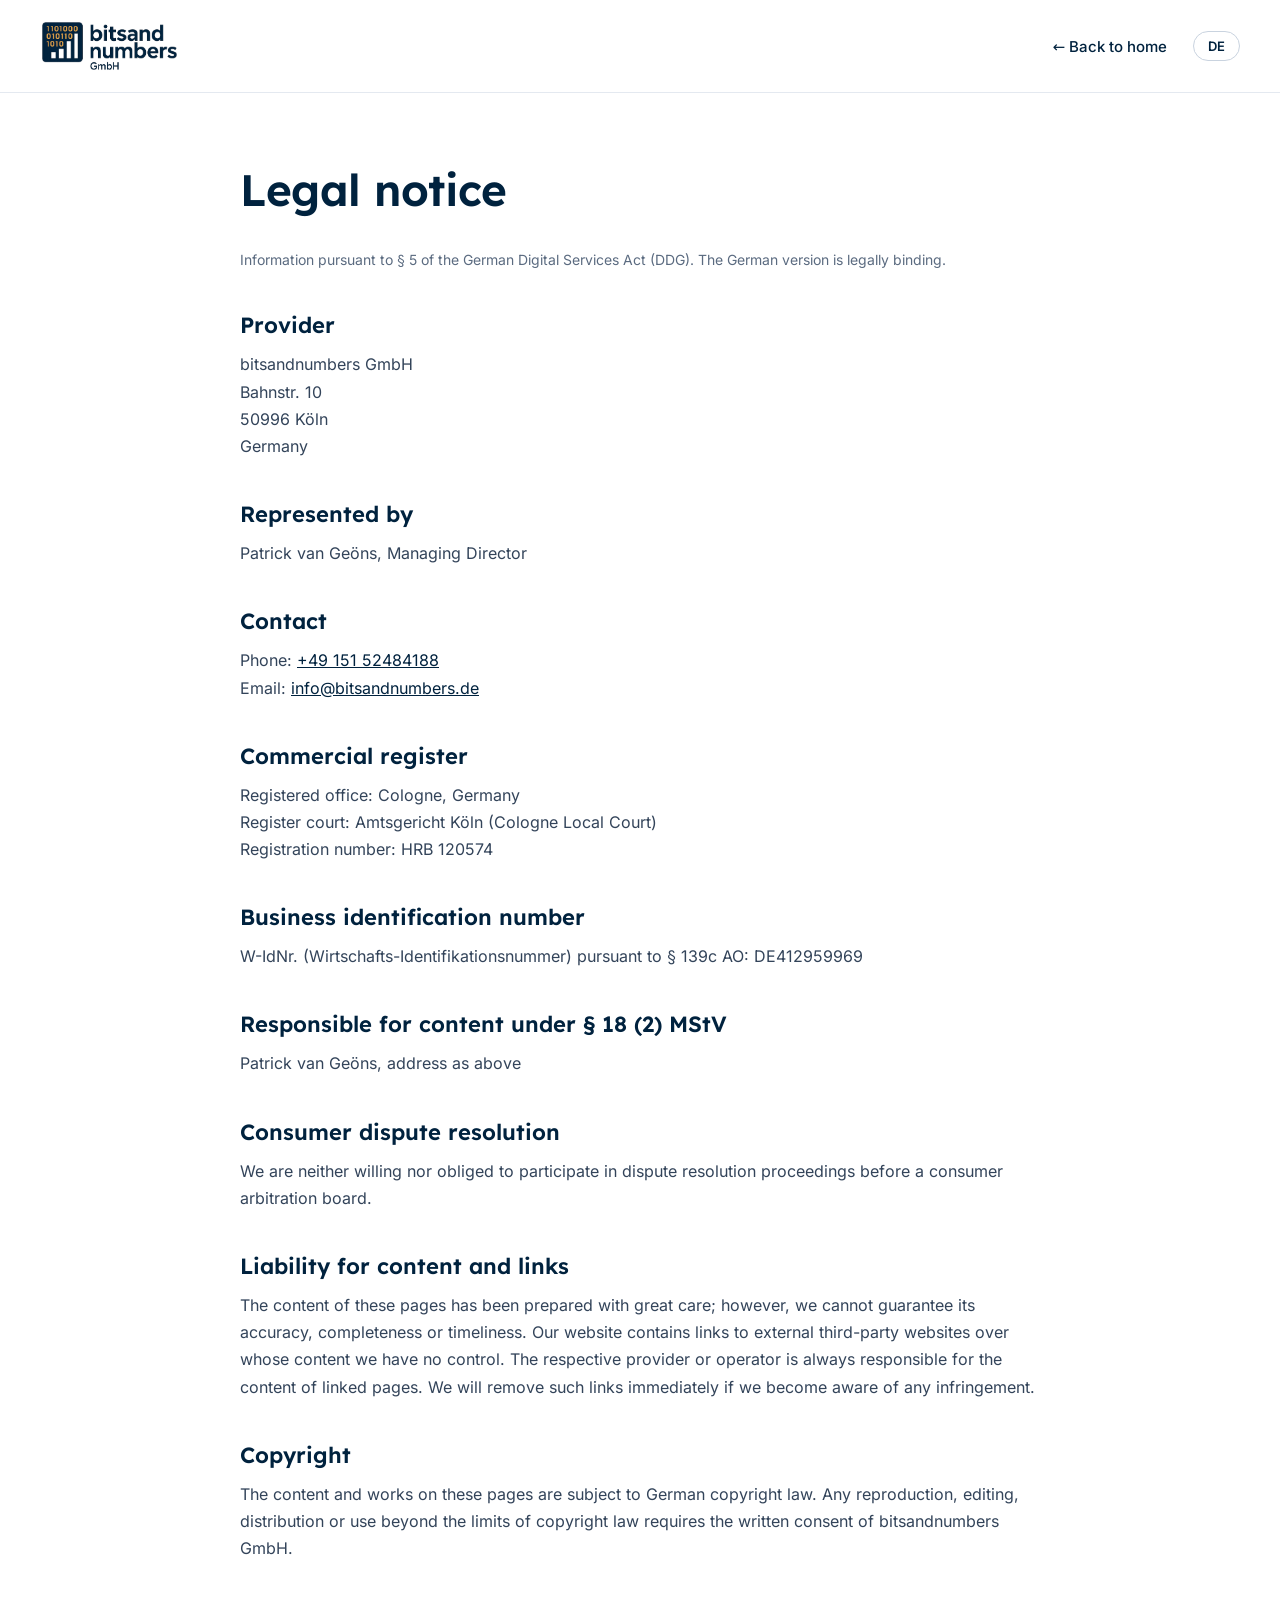
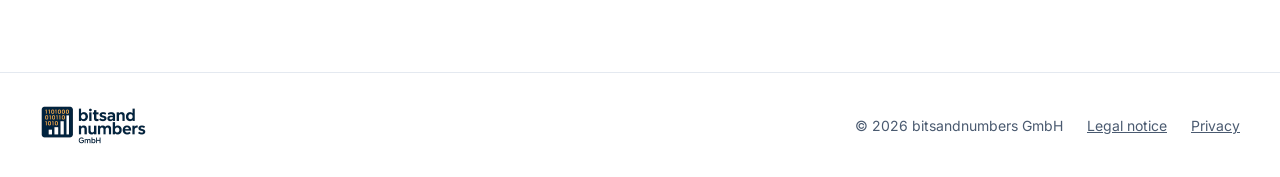
<file: en/legal-notice/index.html>
<!doctype html>
<html lang="en">
<head>
<meta charset="utf-8">
<meta name="viewport" content="width=device-width, initial-scale=1">
<title>Legal notice – bitsandnumbers GmbH</title>
<meta name="robots" content="noindex">
<link rel="icon" type="image/png" href="../../favicon.png">
<link rel="stylesheet" href="../../fonts/fonts.css">
<style>
body{margin:0;background:#ffffff;font-family:Inter,system-ui,sans-serif;color:#1C2B3A}
a{color:#00223E}a:hover{color:#8A5A12}
.nav a{text-decoration:none;color:#00223E;font-weight:500;padding:10px 4px;min-height:44px;display:inline-flex;align-items:center}
.nav a:hover{color:#8A5A12}
.legal h1{font-family:Lexend,sans-serif;font-size:44px;line-height:1.15;font-weight:600;color:#00223E;margin:0 0 32px;letter-spacing:-0.01em}
.legal h2{font-family:Lexend,sans-serif;font-size:22px;font-weight:600;color:#00223E;margin:40px 0 12px}
.legal p,.legal li{font-size:16px;line-height:1.7;color:#33445A}
.legal p{margin:0 0 14px}
.legal ul{margin:0 0 14px;padding-left:22px}
.legal address{font-style:normal;font-size:16px;line-height:1.7;color:#33445A;margin:0 0 14px}
.legal .muted{color:#5B6B80;font-size:14px}
@media (max-width:720px){.legal h1{font-size:32px}}
</style>
</head>
<body>
<header style="background:#ffffff;border-bottom:1px solid #E4E9F0">
  <div style="max-width:1200px;margin:0 auto;padding:14px 24px;display:flex;flex-wrap:wrap;align-items:center;justify-content:space-between;gap:16px">
    <a href="../" aria-label="bitsandnumbers GmbH" style="display:flex;align-items:center"><img src="../../logo.png" alt="bitsandnumbers GmbH" style="height:52px;width:auto;display:block"></a>
    <nav class="nav" aria-label="Navigation" style="display:flex;flex-wrap:wrap;align-items:center;gap:4px 22px;font-size:15px">
      <a href="../">← Back to home</a>
      <a href="../../impressum/" lang="de" style="border:1px solid #C9D3DF;border-radius:999px;padding:6px 14px;min-height:0;font-size:13px;font-weight:600">DE</a>
    </nav>
  </div>
</header>
<main class="legal" style="max-width:800px;margin:0 auto;padding:72px 24px 96px">
<h1>Legal notice</h1>
<p class="muted">Information pursuant to § 5 of the German Digital Services Act (DDG). The German version is legally binding.</p>
<h2>Provider</h2>
<address>bitsandnumbers GmbH<br>Bahnstr. 10<br>50996 Köln<br>Germany</address>
<h2>Represented by</h2>
<p>Patrick van Geöns, Managing Director</p>
<h2>Contact</h2>
<p>Phone: <a href="tel:+4915152484188">+49 151 52484188</a><br>Email: <a href="mailto:info@bitsandnumbers.de">info@bitsandnumbers.de</a></p>
<h2>Commercial register</h2>
<p>Registered office: Cologne, Germany<br>Register court: Amtsgericht Köln (Cologne Local Court)<br>Registration number: HRB 120574</p>
<h2>Business identification number</h2>
<p>W-IdNr. (Wirtschafts-Identifikationsnummer) pursuant to § 139c AO: DE412959969</p>
<h2>Responsible for content under § 18 (2) MStV</h2>
<p>Patrick van Geöns, address as above</p>
<h2>Consumer dispute resolution</h2>
<p>We are neither willing nor obliged to participate in dispute resolution proceedings before a consumer arbitration board.</p>
<h2>Liability for content and links</h2>
<p>The content of these pages has been prepared with great care; however, we cannot guarantee its accuracy, completeness or timeliness. Our website contains links to external third-party websites over whose content we have no control. The respective provider or operator is always responsible for the content of linked pages. We will remove such links immediately if we become aware of any infringement.</p>
<h2>Copyright</h2>
<p>The content and works on these pages are subject to German copyright law. Any reproduction, editing, distribution or use beyond the limits of copyright law requires the written consent of bitsandnumbers GmbH.</p>

</main>
<footer style="background:#ffffff;border-top:1px solid #E4E9F0">
  <div style="max-width:1200px;margin:0 auto;padding:32px 24px;display:flex;flex-wrap:wrap;align-items:center;justify-content:space-between;gap:20px">
    <img src="../../logo.png" alt="bitsandnumbers GmbH" style="height:40px;width:auto;display:block">
    <nav style="display:flex;flex-wrap:wrap;gap:8px 24px;font-size:14px;color:#4A5A70">
      <span>© 2026 bitsandnumbers GmbH</span>
      <a href="../../en/legal-notice/" style="color:#4A5A70">Legal notice</a>
      <a href="../../en/privacy/" style="color:#4A5A70">Privacy</a>
    </nav>
  </div>
</footer>
</body>
</html>
</file>
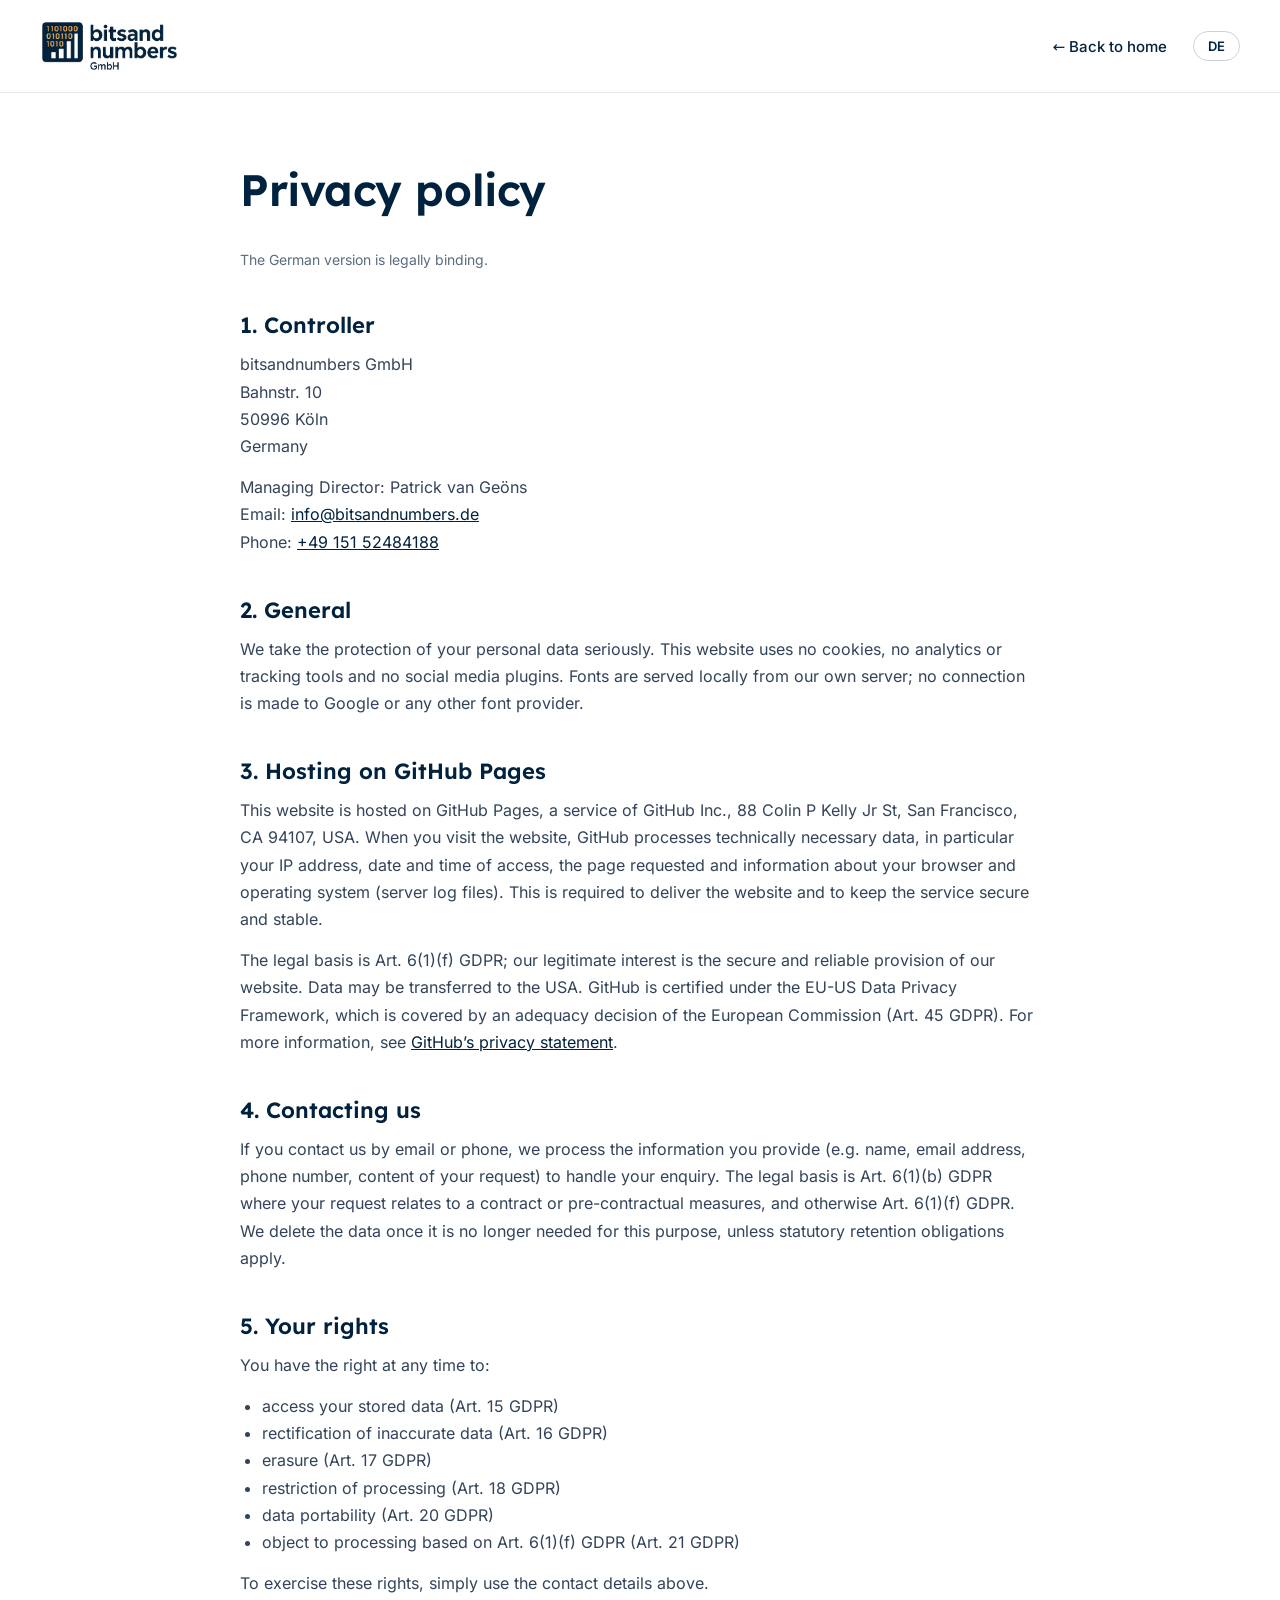
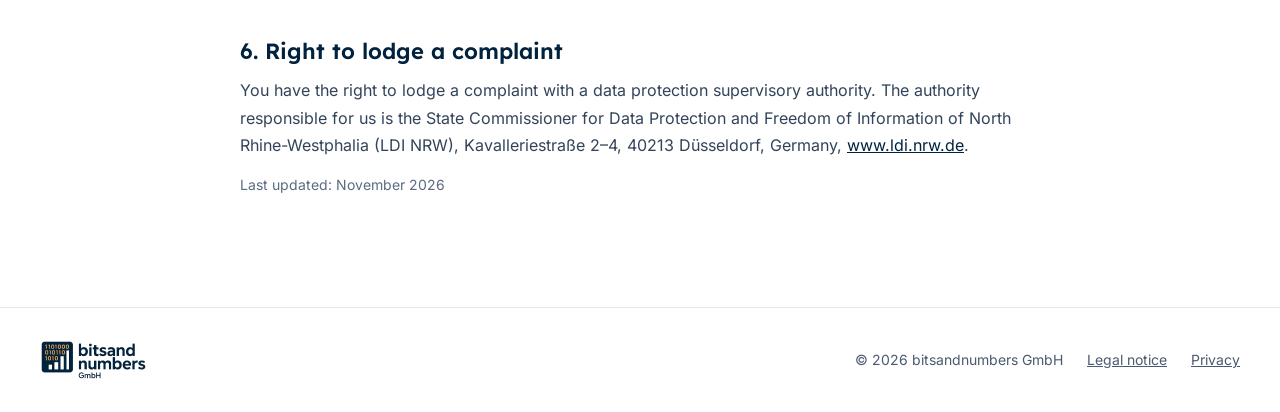
<file: en/privacy/index.html>
<!doctype html>
<html lang="en">
<head>
<meta charset="utf-8">
<meta name="viewport" content="width=device-width, initial-scale=1">
<title>Privacy policy – bitsandnumbers GmbH</title>
<meta name="robots" content="noindex">
<link rel="icon" type="image/png" href="../../favicon.png">
<link rel="stylesheet" href="../../fonts/fonts.css">
<style>
body{margin:0;background:#ffffff;font-family:Inter,system-ui,sans-serif;color:#1C2B3A}
a{color:#00223E}a:hover{color:#8A5A12}
.nav a{text-decoration:none;color:#00223E;font-weight:500;padding:10px 4px;min-height:44px;display:inline-flex;align-items:center}
.nav a:hover{color:#8A5A12}
.legal h1{font-family:Lexend,sans-serif;font-size:44px;line-height:1.15;font-weight:600;color:#00223E;margin:0 0 32px;letter-spacing:-0.01em}
.legal h2{font-family:Lexend,sans-serif;font-size:22px;font-weight:600;color:#00223E;margin:40px 0 12px}
.legal p,.legal li{font-size:16px;line-height:1.7;color:#33445A}
.legal p{margin:0 0 14px}
.legal ul{margin:0 0 14px;padding-left:22px}
.legal address{font-style:normal;font-size:16px;line-height:1.7;color:#33445A;margin:0 0 14px}
.legal .muted{color:#5B6B80;font-size:14px}
@media (max-width:720px){.legal h1{font-size:32px}}
</style>
</head>
<body>
<header style="background:#ffffff;border-bottom:1px solid #E4E9F0">
  <div style="max-width:1200px;margin:0 auto;padding:14px 24px;display:flex;flex-wrap:wrap;align-items:center;justify-content:space-between;gap:16px">
    <a href="../" aria-label="bitsandnumbers GmbH" style="display:flex;align-items:center"><img src="../../logo.png" alt="bitsandnumbers GmbH" style="height:52px;width:auto;display:block"></a>
    <nav class="nav" aria-label="Navigation" style="display:flex;flex-wrap:wrap;align-items:center;gap:4px 22px;font-size:15px">
      <a href="../">← Back to home</a>
      <a href="../../datenschutz/" lang="de" style="border:1px solid #C9D3DF;border-radius:999px;padding:6px 14px;min-height:0;font-size:13px;font-weight:600">DE</a>
    </nav>
  </div>
</header>
<main class="legal" style="max-width:800px;margin:0 auto;padding:72px 24px 96px">
<h1>Privacy policy</h1>
<p class="muted">The German version is legally binding.</p>
<h2>1. Controller</h2>
<address>bitsandnumbers GmbH<br>Bahnstr. 10<br>50996 Köln<br>Germany</address>
<p>Managing Director: Patrick van Geöns<br>Email: <a href="mailto:info@bitsandnumbers.de">info@bitsandnumbers.de</a><br>Phone: <a href="tel:+4915152484188">+49 151 52484188</a></p>
<h2>2. General</h2>
<p>We take the protection of your personal data seriously. This website uses no cookies, no analytics or tracking tools and no social media plugins. Fonts are served locally from our own server; no connection is made to Google or any other font provider.</p>
<h2>3. Hosting on GitHub Pages</h2>
<p>This website is hosted on GitHub Pages, a service of GitHub Inc., 88 Colin P Kelly Jr St, San Francisco, CA 94107, USA. When you visit the website, GitHub processes technically necessary data, in particular your IP address, date and time of access, the page requested and information about your browser and operating system (server log files). This is required to deliver the website and to keep the service secure and stable.</p>
<p>The legal basis is Art. 6(1)(f) GDPR; our legitimate interest is the secure and reliable provision of our website. Data may be transferred to the USA. GitHub is certified under the EU-US Data Privacy Framework, which is covered by an adequacy decision of the European Commission (Art. 45 GDPR). For more information, see <a href="https://docs.github.com/en/site-policy/privacy-policies/github-general-privacy-statement" rel="noopener">GitHub’s privacy statement</a>.</p>
<h2>4. Contacting us</h2>
<p>If you contact us by email or phone, we process the information you provide (e.g. name, email address, phone number, content of your request) to handle your enquiry. The legal basis is Art. 6(1)(b) GDPR where your request relates to a contract or pre-contractual measures, and otherwise Art. 6(1)(f) GDPR. We delete the data once it is no longer needed for this purpose, unless statutory retention obligations apply.</p>
<h2>5. Your rights</h2>
<p>You have the right at any time to:</p>
<ul>
<li>access your stored data (Art. 15 GDPR)</li>
<li>rectification of inaccurate data (Art. 16 GDPR)</li>
<li>erasure (Art. 17 GDPR)</li>
<li>restriction of processing (Art. 18 GDPR)</li>
<li>data portability (Art. 20 GDPR)</li>
<li>object to processing based on Art. 6(1)(f) GDPR (Art. 21 GDPR)</li>
</ul>
<p>To exercise these rights, simply use the contact details above.</p>
<h2>6. Right to lodge a complaint</h2>
<p>You have the right to lodge a complaint with a data protection supervisory authority. The authority responsible for us is the State Commissioner for Data Protection and Freedom of Information of North Rhine-Westphalia (LDI NRW), Kavalleriestraße 2–4, 40213 Düsseldorf, Germany, <a href="https://www.ldi.nrw.de" rel="noopener">www.ldi.nrw.de</a>.</p>
<p class="muted">Last updated: November 2026</p>

</main>
<footer style="background:#ffffff;border-top:1px solid #E4E9F0">
  <div style="max-width:1200px;margin:0 auto;padding:32px 24px;display:flex;flex-wrap:wrap;align-items:center;justify-content:space-between;gap:20px">
    <img src="../../logo.png" alt="bitsandnumbers GmbH" style="height:40px;width:auto;display:block">
    <nav style="display:flex;flex-wrap:wrap;gap:8px 24px;font-size:14px;color:#4A5A70">
      <span>© 2026 bitsandnumbers GmbH</span>
      <a href="../../en/legal-notice/" style="color:#4A5A70">Legal notice</a>
      <a href="../../en/privacy/" style="color:#4A5A70">Privacy</a>
    </nav>
  </div>
</footer>
</body>
</html>
</file>
<file: fonts/fonts.css>
/* Self-hosted fonts (SIL Open Font License 1.1) – no requests to Google */
@font-face{font-family:Lexend;font-style:normal;font-weight:400;font-display:swap;src:url(lexend-latin-400-normal.woff2) format("woff2")}
@font-face{font-family:Lexend;font-style:normal;font-weight:500;font-display:swap;src:url(lexend-latin-500-normal.woff2) format("woff2")}
@font-face{font-family:Lexend;font-style:normal;font-weight:600;font-display:swap;src:url(lexend-latin-600-normal.woff2) format("woff2")}
@font-face{font-family:Lexend;font-style:normal;font-weight:700;font-display:swap;src:url(lexend-latin-700-normal.woff2) format("woff2")}
@font-face{font-family:Inter;font-style:normal;font-weight:400;font-display:swap;src:url(inter-latin-400-normal.woff2) format("woff2")}
@font-face{font-family:Inter;font-style:normal;font-weight:500;font-display:swap;src:url(inter-latin-500-normal.woff2) format("woff2")}
@font-face{font-family:Inter;font-style:normal;font-weight:600;font-display:swap;src:url(inter-latin-600-normal.woff2) format("woff2")}
@font-face{font-family:Inter;font-style:normal;font-weight:700;font-display:swap;src:url(inter-latin-700-normal.woff2) format("woff2")}
</file>
